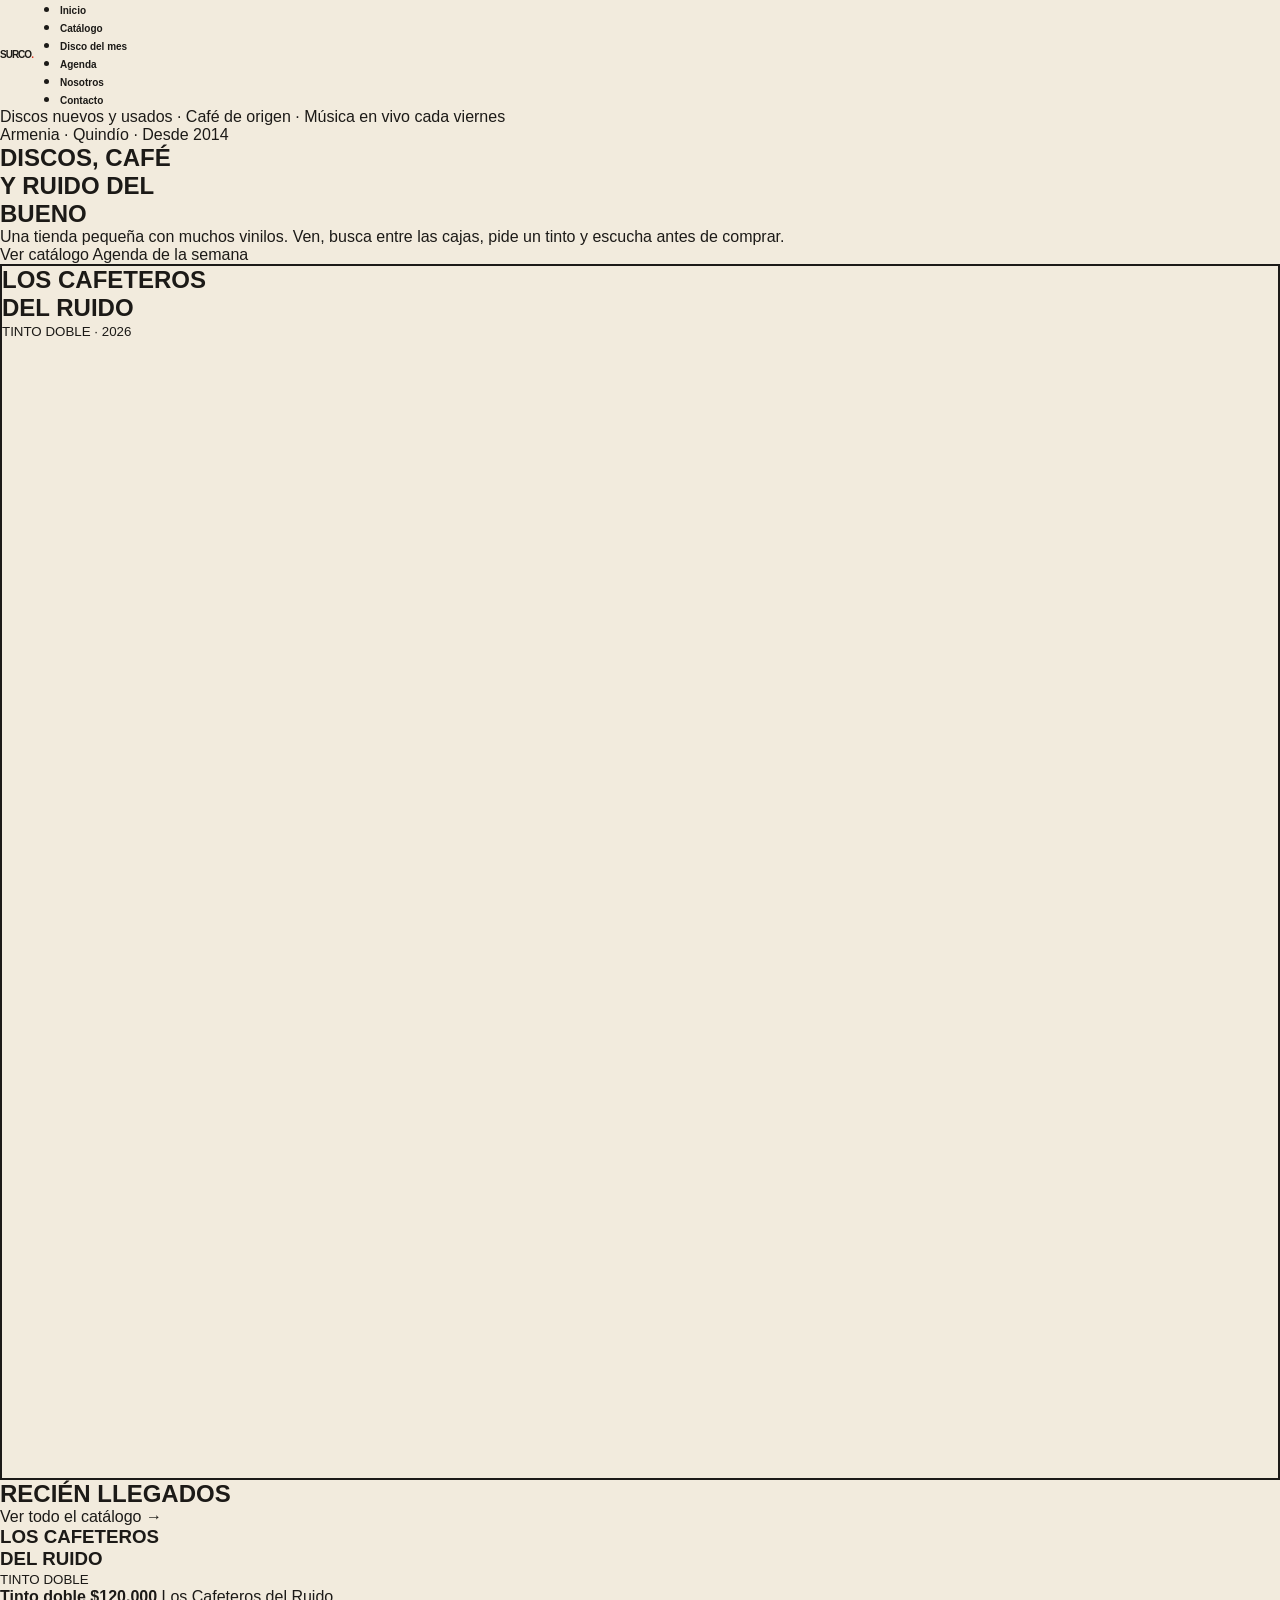
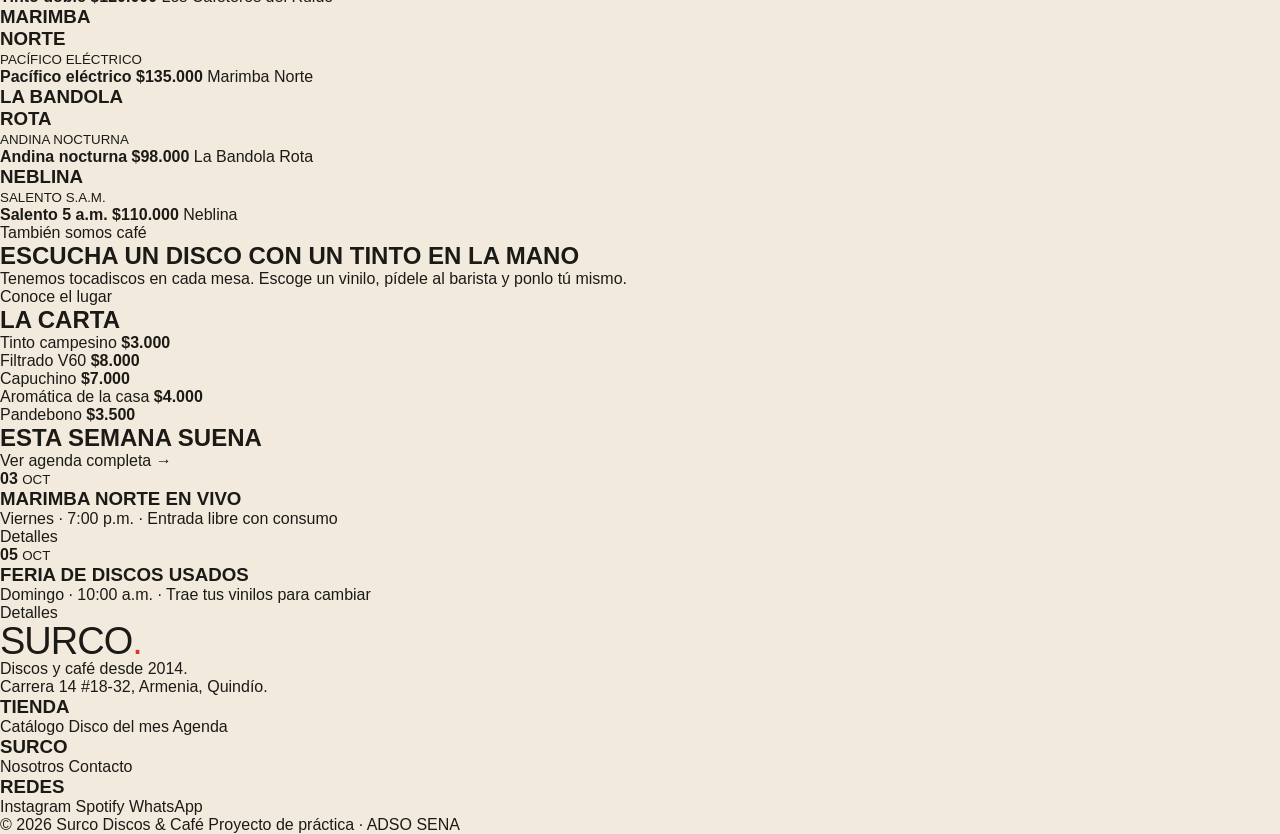
<file: index.html>
<!DOCTYPE html>
<html lang="es">
<head>
    <meta charset="UTF-8">
    <meta name="viewport" content="width=device-width, initial-scale=1.0">

    <title>Surco — Discos, Café y Ruido del Bueno</title>

    <link rel="stylesheet" href="style.css">
</head>

<body>

<header>

    <nav class="nav">

        <a href="#" class="logo">
            SURCO<span>.</span>
        </a>

        <ul class="menu">
            <li><a href="#" class="activo">Inicio</a></li>
            <li><a href="#catalogo">Catálogo</a></li>
            <li><a href="#disco-mes">Disco del mes</a></li>
            <li><a href="#agenda">Agenda</a></li>
            <li><a href="#nosotros">Nosotros</a></li>
            <li><a href="#contacto">Contacto</a></li>
        </ul>

    </nav>

    <div class="barra">
        Discos nuevos y usados · Café de origen · Música en vivo cada viernes
    </div>

</header>


<main>

    <!-- HERO -->

    <section class="hero">

        <div class="hero-contenedor">

            <div class="hero-texto-contenedor">

                <div class="etiqueta">
                    Armenia · Quindío · Desde 2014
                </div>

                <h1>
                    DISCOS, CAFÉ
                    <br>
                    Y <span>RUIDO</span> DEL
                    <br>
                    BUENO
                </h1>

                <p class="descripcion">
                    Una tienda pequeña con muchos vinilos.
                    Ven, busca entre las cajas, pide un tinto
                    y escucha antes de comprar.
                </p>

                <div class="hero-botones">

                    <a href="#catalogo" class="boton oscuro">
                        Ver catálogo
                    </a>

                    <a href="#agenda" class="boton">
                        Agenda de la semana
                    </a>

                </div>

            </div>


            <div class="vinilo-grande">

                <div class="disco"></div>

                <div class="portada">

                    <h2>
                        LOS CAFETEROS
                        <br>
                        DEL RUIDO
                    </h2>

                    <div class="circulo-portada"></div>

                    <small>
                        TINTO DOBLE · 2026
                    </small>

                </div>

            </div>

        </div>

    </section>


    <!-- CATALOGO -->

    <section class="discos" id="catalogo">

        <div class="contenedor">

            <div class="cabecera-lista">

                <h2 class="titulo-seccion">
                    RECIÉN LLEGADOS
                </h2>

                <a href="#" class="enlace">
                    Ver todo el catálogo →
                </a>

            </div>


            <div class="productos">


                <!-- PRODUCTO 1 -->

                <article class="producto">

                    <div class="caratula roja">

                        <h3>
                            LOS CAFETEROS
                            <br>
                            DEL RUIDO
                        </h3>

                        <div class="forma"></div>

                        <small>
                            TINTO DOBLE
                        </small>

                    </div>

                    <div class="producto-info">

                        <strong>
                            Tinto doble
                        </strong>

                        <strong>
                            $120.000
                        </strong>

                        <span>
                            Los Cafeteros del Ruido
                        </span>

                    </div>

                </article>


                <!-- PRODUCTO 2 -->

                <article class="producto">

                    <div class="caratula verde">

                        <h3>
                            MARIMBA
                            <br>
                            NORTE
                        </h3>

                        <div class="forma"></div>

                        <small>
                            PACÍFICO ELÉCTRICO
                        </small>

                    </div>

                    <div class="producto-info">

                        <strong>
                            Pacífico eléctrico
                        </strong>

                        <strong>
                            $135.000
                        </strong>

                        <span>
                            Marimba Norte
                        </span>

                    </div>

                </article>


                <!-- PRODUCTO 3 -->

                <article class="producto">

                    <div class="caratula amarilla">

                        <h3>
                            LA BANDOLA
                            <br>
                            ROTA
                        </h3>

                        <div class="forma"></div>

                        <small>
                            ANDINA NOCTURNA
                        </small>

                    </div>

                    <div class="producto-info">

                        <strong>
                            Andina nocturna
                        </strong>

                        <strong>
                            $98.000
                        </strong>

                        <span>
                            La Bandola Rota
                        </span>

                    </div>

                </article>


                <!-- PRODUCTO 4 -->

                <article class="producto">

                    <div class="caratula azul">

                        <h3>
                            NEBLINA
                        </h3>

                        <div class="forma"></div>

                        <small>
                            SALENTO S.A.M.
                        </small>

                    </div>

                    <div class="producto-info">

                        <strong>
                            Salento 5 a.m.
                        </strong>

                        <strong>
                            $110.000
                        </strong>

                        <span>
                            Neblina
                        </span>

                    </div>

                </article>

            </div>

        </div>

    </section>


    <!-- CAFE -->

    <section class="cafe" id="disco-mes">

        <div class="contenedor">

            <div class="cafe-grid">


                <div class="cafe-promo">

                    <div class="etiqueta">
                        También somos café
                    </div>

                    <h2>
                        ESCUCHA UN DISCO
                        CON UN TINTO EN
                        LA MANO
                    </h2>

                    <p>
                        Tenemos tocadiscos en cada mesa.
                        Escoge un vinilo, pídele al barista
                        y ponlo tú mismo.
                    </p>

                    <a href="#contacto" class="boton">
                        Conoce el lugar
                    </a>

                </div>


                <div class="carta">

                    <h2>
                        LA CARTA
                    </h2>


                    <div class="item-carta">
                        <span>Tinto campesino</span>
                        <strong>$3.000</strong>
                    </div>

                    <div class="item-carta">
                        <span>Filtrado V60</span>
                        <strong>$8.000</strong>
                    </div>

                    <div class="item-carta">
                        <span>Capuchino</span>
                        <strong>$7.000</strong>
                    </div>

                    <div class="item-carta">
                        <span>Aromática de la casa</span>
                        <strong>$4.000</strong>
                    </div>

                    <div class="item-carta">
                        <span>Pandebono</span>
                        <strong>$3.500</strong>
                    </div>

                </div>

            </div>

        </div>

    </section>


    <!-- AGENDA -->

    <section class="agenda" id="agenda">

        <div class="contenedor">

            <div class="cabecera-lista">

                <h2 class="titulo-seccion">
                    ESTA SEMANA SUENA
                </h2>

                <a href="#" class="enlace">
                    Ver agenda completa →
                </a>

            </div>


            <article class="evento">

                <div class="fecha">
                    <strong>03</strong>
                    <small>OCT</small>
                </div>

                <div>
                    <h3>
                        MARIMBA NORTE EN VIVO
                    </h3>

                    <p>
                        Viernes · 7:00 p.m. · Entrada libre con consumo
                    </p>
                </div>

                <a href="#" class="boton">
                    Detalles
                </a>

            </article>


            <article class="evento">

                <div class="fecha">
                    <strong>05</strong>
                    <small>OCT</small>
                </div>

                <div>
                    <h3>
                        FERIA DE DISCOS USADOS
                    </h3>

                    <p>
                        Domingo · 10:00 a.m. · Trae tus vinilos para cambiar
                    </p>
                </div>

                <a href="#" class="boton">
                    Detalles
                </a>

            </article>

        </div>

    </section>

</main>


<!-- FOOTER -->

<footer id="contacto">

    <div class="contenedor">

        <div class="footer-grid">


            <div class="footer-col" id="nosotros">

                <div class="footer-logo">
                    SURCO<span>.</span>
                </div>

                <p>
                    Discos y café desde 2014.
                    <br>
                    Carrera 14 #18-32,
                    Armenia, Quindío.
                </p>

            </div>


            <div class="footer-col">

                <h3>
                    TIENDA
                </h3>

                <a href="#catalogo">
                    Catálogo
                </a>

                <a href="#disco-mes">
                    Disco del mes
                </a>

                <a href="#agenda">
                    Agenda
                </a>

            </div>


            <div class="footer-col">

                <h3>
                    SURCO
                </h3>

                <a href="#nosotros">
                    Nosotros
                </a>

                <a href="#contacto">
                    Contacto
                </a>

            </div>


            <div class="footer-col">

                <h3>
                    REDES
                </h3>

                <a href="#">
                    Instagram
                </a>

                <a href="#">
                    Spotify
                </a>

                <a href="#">
                    WhatsApp
                </a>

            </div>

        </div>


        <div class="copyright">

            <span>
                © 2026 Surco Discos & Café
            </span>

            <span>
                Proyecto de práctica · ADSO SENA
            </span>

        </div>

    </div>

</footer>

</body>
</html>
</file>
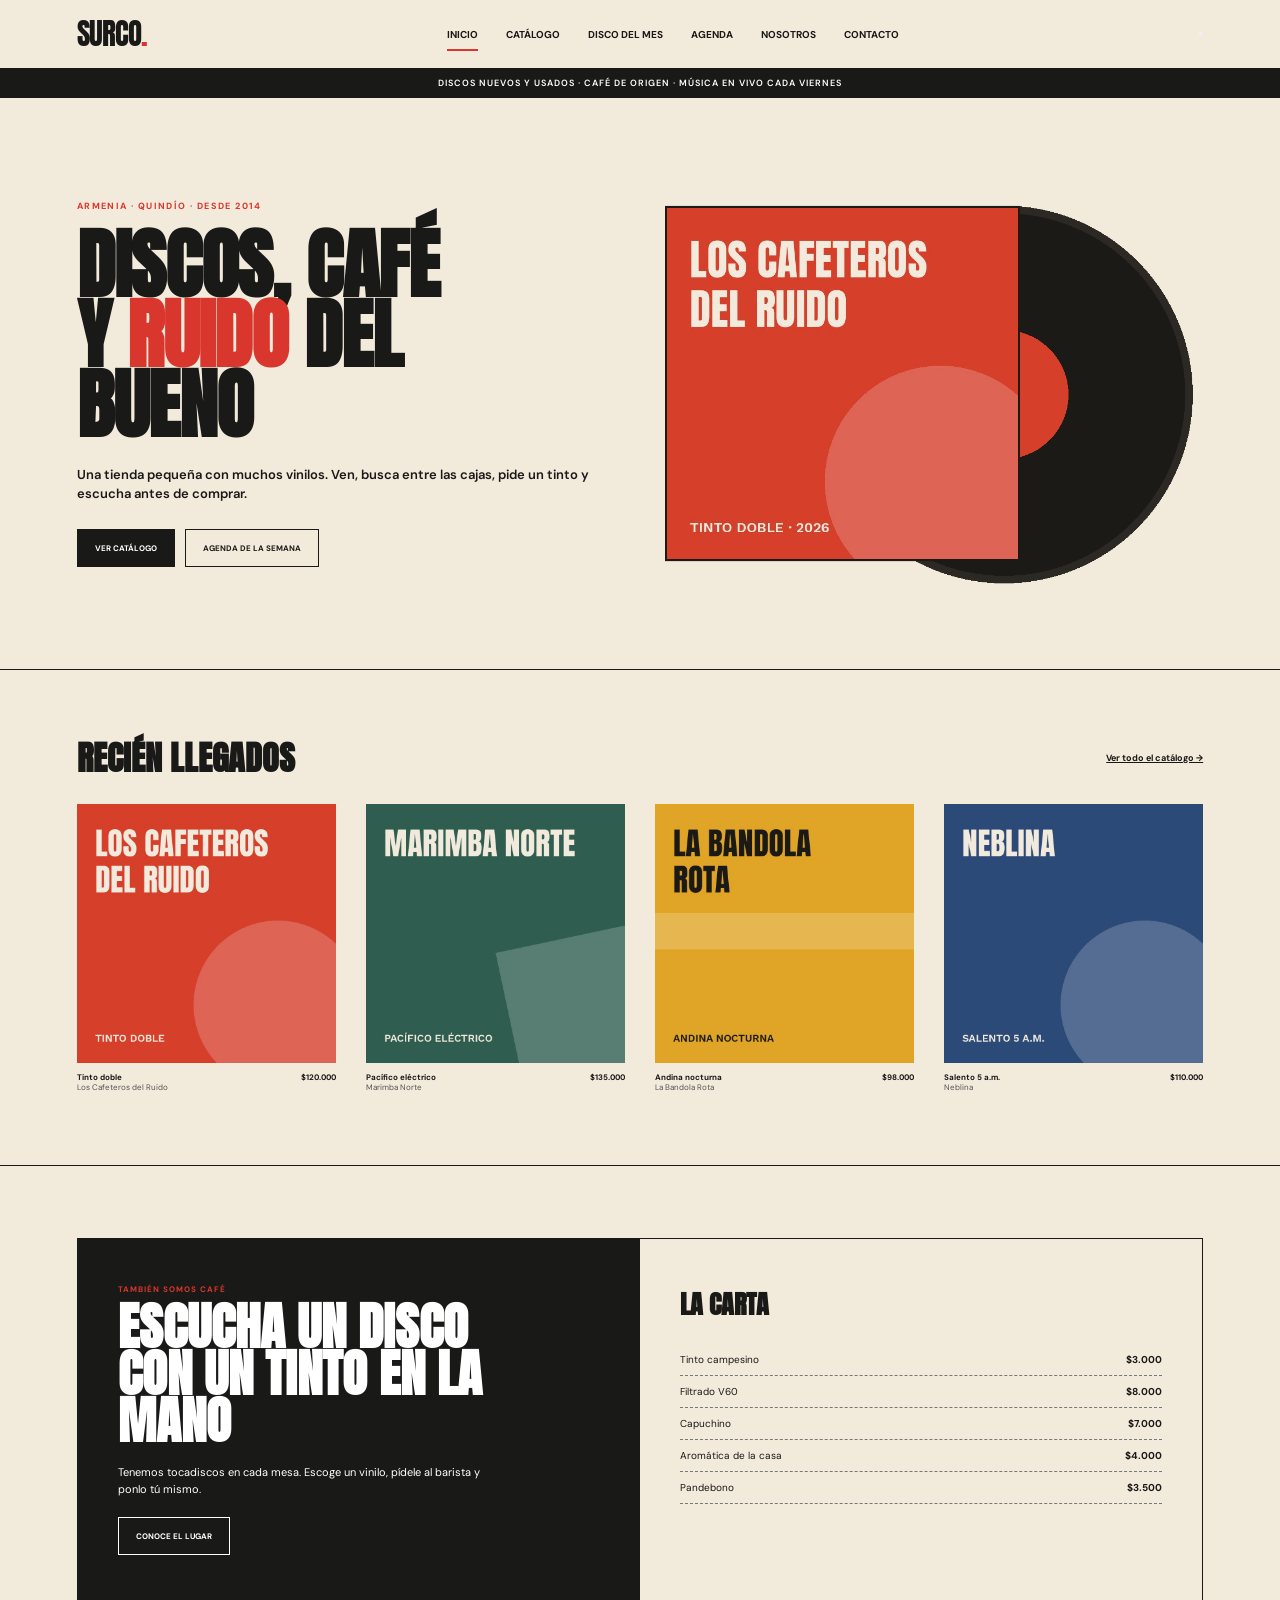
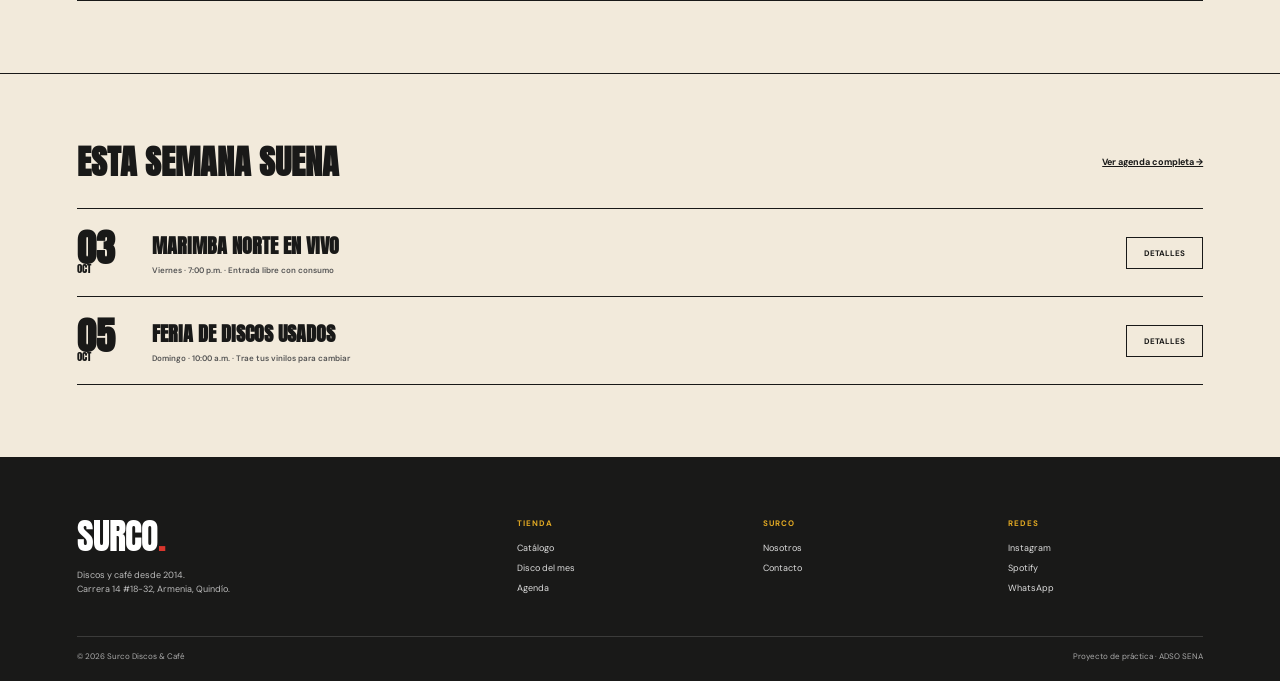
<file: src/index.html>
<!DOCTYPE html>
<html lang="es">

<head>
    <meta charset="UTF-8">
    <meta name="viewport" content="width=device-width, initial-scale=1.0">

    <title>Surco — Discos, Café y Ruido</title>

    <!-- Google Fonts -->
    <link rel="preconnect" href="https://fonts.googleapis.com">
    <link rel="preconnect" href="https://fonts.gstatic.com" crossorigin>

    <link
        href="https://fonts.googleapis.com/css2?family=Anton&family=DM+Sans:wght@400;500;600;700&display=swap"
        rel="stylesheet"
    >

    <!-- CSS -->
    <link rel="stylesheet" href="style.css">
</head>

<body>

    <!-- ================= HEADER ================= -->

    <header class="header">

        <div class="header-inner">

            <a href="#inicio" class="logo">
                SURCO<span>.</span>
            </a>

            <nav class="navigation">

                <a href="#inicio">INICIO</a>
                <a href="#catalogo">CATÁLOGO</a>
                <a href="#disco">DISCO DEL MES</a>
                <a href="#agenda">AGENDA</a>
                <a href="#nosotros">NOSOTROS</a>
                <a href="#contacto">CONTACTO</a>

            </nav>

            <button class="menu-button" aria-label="Abrir menú">
                <span></span>
                <span></span>
                <span></span>
            </button>

        </div>

        <div class="announcement">
            DISCOS NUEVOS Y USADOS · CAFÉ DE ORIGEN · MÚSICA EN VIVO CADA VIERNES
        </div>

    </header>


    <main>

        <!-- ================= HERO ================= -->

        <section class="hero" id="inicio">

            <div class="hero-content">

                <div class="hero-text">

                    <p class="eyebrow">
                        ARMENIA · QUINDÍO · DESDE 2014
                    </p>

                    <h1>
                        DISCOS, CAFÉ
                        <br>
                        Y <span>RUIDO</span> DEL
                        <br>
                        BUENO
                    </h1>

                    <p class="hero-description">
                        Una tienda pequeña con muchos vinilos.
                        Ven, busca entre las cajas, pide un tinto
                        y escucha antes de comprar.
                    </p>

                    <div class="hero-buttons">

                        <a href="#catalogo" class="button button-dark">
                            VER CATÁLOGO
                        </a>

                        <a href="#agenda" class="button button-light">
                            AGENDA DE LA SEMANA
                        </a>

                    </div>

                </div>


                <!-- IMAGEN PRINCIPAL -->

                <div class="hero-record">

                    <img
                        src="../imágenes/imágenes/hero.png"
                        alt="Vinilo de Surco"
                        class="hero-image"
                    >

                </div>

            </div>

        </section>


        <!-- ================= CATÁLOGO ================= -->

        <section class="catalog section" id="catalogo">

            <div class="section-heading">

                <h2>RECIÉN LLEGADOS</h2>

                <a href="#">
                    Ver todo el catálogo →
                </a>

            </div>


            <div class="records-grid">


                <!-- CARD 1 -->

                <article class="record-card">

                    <img
                        src="../imágenes/imágenes/tinto-doble.jpg"
                        alt="Tinto doble"
                        class="album-image"
                    >

                    <div class="record-info">

                        <div>
                            <strong>Tinto doble</strong>
                            <span>Los Cafeteros del Ruido</span>
                        </div>

                        <strong>$120.000</strong>

                    </div>

                </article>


                <!-- CARD 2 -->

                <article class="record-card">

                    <img
                        src="../imágenes/imágenes/pacifico-electrico.jpg"
                        alt="Pacífico eléctrico"
                        class="album-image"
                    >

                    <div class="record-info">

                        <div>
                            <strong>Pacífico eléctrico</strong>
                            <span>Marimba Norte</span>
                        </div>

                        <strong>$135.000</strong>

                    </div>

                </article>


                <!-- CARD 3 -->

                <article class="record-card">

                    <img
                        src="../imágenes/imágenes/andina-nocturna.jpg"
                        alt="Andina nocturna"
                        class="album-image"
                    >

                    <div class="record-info">

                        <div>
                            <strong>Andina nocturna</strong>
                            <span>La Bandola Rota</span>
                        </div>

                        <strong>$98.000</strong>

                    </div>

                </article>


                <!-- CARD 4 -->

                <article class="record-card">

                    <img
                        src="../imágenes/imágenes/salento-5am.jpg"
                        alt="Salento 5 a.m."
                        class="album-image"
                    >

                    <div class="record-info">

                        <div>
                            <strong>Salento 5 a.m.</strong>
                            <span>Neblina</span>
                        </div>

                        <strong>$110.000</strong>

                    </div>

                </article>

            </div>

        </section>


        <!-- ================= CAFÉ ================= -->

        <section class="coffee section" id="disco">

            <div class="coffee-box">

                <div class="coffee-promo">

                    <p class="small-red">
                        TAMBIÉN SOMOS CAFÉ
                    </p>

                    <h2>
                        ESCUCHA UN DISCO
                        <br>
                        CON UN TINTO EN LA MANO
                    </h2>

                    <p>
                        Tenemos tocadiscos en cada mesa.
                        Escoge un vinilo, pídele al barista
                        y ponlo tú mismo.
                    </p>

                    <a href="#" class="button button-outline">
                        CONOCE EL LUGAR
                    </a>

                </div>


                <div class="coffee-menu">

                    <h3>LA CARTA</h3>

                    <div class="menu-item">
                        <span>Tinto campesino</span>
                        <strong>$3.000</strong>
                    </div>

                    <div class="menu-item">
                        <span>Filtrado V60</span>
                        <strong>$8.000</strong>
                    </div>

                    <div class="menu-item">
                        <span>Capuchino</span>
                        <strong>$7.000</strong>
                    </div>

                    <div class="menu-item">
                        <span>Aromática de la casa</span>
                        <strong>$4.000</strong>
                    </div>

                    <div class="menu-item">
                        <span>Pandebono</span>
                        <strong>$3.500</strong>
                    </div>

                </div>

            </div>

        </section>


        <!-- ================= AGENDA ================= -->

        <section class="agenda section" id="agenda">

            <div class="section-heading">

                <h2>ESTA SEMANA SUENA</h2>

                <a href="#">
                    Ver agenda completa →
                </a>

            </div>


            <div class="events">

                <!-- EVENTO 1 -->

                <article class="event">

                    <div class="event-date">

                        <strong>03</strong>
                        <span>OCT</span>

                    </div>

                    <div class="event-info">

                        <h3>
                            MARIMBA NORTE EN VIVO
                        </h3>

                        <p>
                            Viernes · 7:00 p.m. · Entrada libre con consumo
                        </p>

                    </div>

                    <a href="#" class="details-button">
                        DETALLES
                    </a>

                </article>


                <!-- EVENTO 2 -->

                <article class="event">

                    <div class="event-date">

                        <strong>05</strong>
                        <span>OCT</span>

                    </div>

                    <div class="event-info">

                        <h3>
                            FERIA DE DISCOS USADOS
                        </h3>

                        <p>
                            Domingo · 10:00 a.m. · Trae tus vinilos para cambiar
                        </p>

                    </div>

                    <a href="#" class="details-button">
                        DETALLES
                    </a>

                </article>

            </div>

        </section>

    </main>


    <!-- ================= FOOTER ================= -->

    <footer class="footer" id="nosotros">

        <div class="footer-inner">

            <div class="footer-brand">

                <div class="footer-logo">
                    SURCO<span>.</span>
                </div>

                <p>
                    Discos y café desde 2014.
                    <br>
                    Carrera 14 #18-32, Armenia, Quindío.
                </p>

            </div>


            <div class="footer-column">

                <h4>TIENDA</h4>

                <a href="#catalogo">Catálogo</a>
                <a href="#disco">Disco del mes</a>
                <a href="#agenda">Agenda</a>

            </div>


            <div class="footer-column">

                <h4>SURCO</h4>

                <a href="#nosotros">Nosotros</a>
                <a href="#contacto">Contacto</a>

            </div>


            <div class="footer-column" id="contacto">

                <h4>REDES</h4>

                <a href="#">Instagram</a>
                <a href="#">Spotify</a>
                <a href="#">WhatsApp</a>

            </div>

        </div>


        <div class="footer-bottom">

            <span>
                © 2026 Surco Discos & Café
            </span>

            <span>
                Proyecto de práctica · ADSO SENA
            </span>

        </div>

    </footer>


    <!-- ================= MENÚ MÓVIL ================= -->

    <script>

        const menuButton = document.querySelector(".menu-button");
        const navigation = document.querySelector(".navigation");

        menuButton.addEventListener("click", () => {

            navigation.classList.toggle("active");

        });


        /* Cerrar menú al seleccionar una opción */

        const navigationLinks = document.querySelectorAll(".navigation a");

        navigationLinks.forEach(link => {

            link.addEventListener("click", () => {

                navigation.classList.remove("active");

            });

        });

    </script>

</body>

</html>
</file>
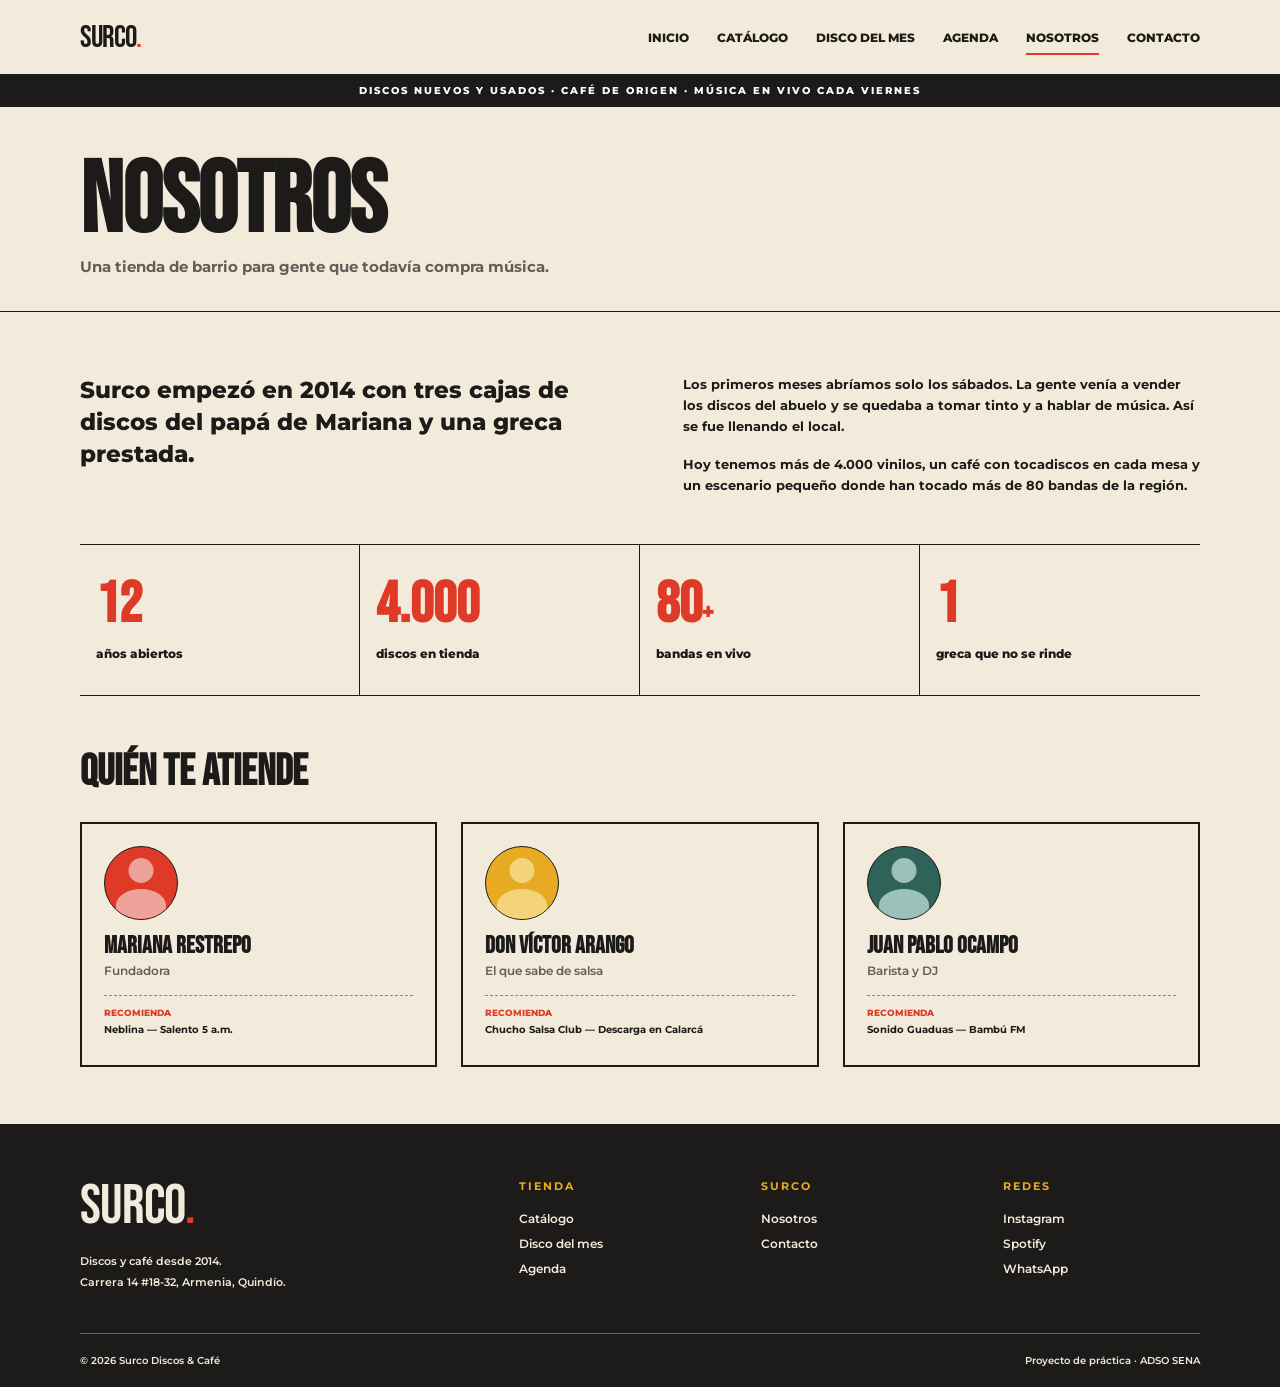
<file: src2/index.html>
<!DOCTYPE html>
<html lang="es">
<head>
    <meta charset="UTF-8">
    <meta name="viewport" content="width=device-width, initial-scale=1.0">
    <title>Surco - Nosotros</title>

    <!-- Fuentes -->
    <link rel="preconnect" href="https://fonts.googleapis.com">
    <link rel="preconnect" href="https://fonts.gstatic.com" crossorigin>
    <link href="https://fonts.googleapis.com/css2?family=Bebas+Neue&family=Montserrat:wght@400;500;600;700;800&display=swap" rel="stylesheet">

    <link rel="stylesheet" href="style.css">
</head>

<body>

    <!-- NAVBAR -->
    <header class="header">
        <div class="navbar">

            <a href="#" class="logo">
                SURCO<span>.</span>
            </a>

            <nav class="menu">
                <a href="#">INICIO</a>
                <a href="#">CATÁLOGO</a>
                <a href="#">DISCO DEL MES</a>
                <a href="#">AGENDA</a>
                <a href="#" class="active">NOSOTROS</a>
                <a href="#">CONTACTO</a>
            </nav>

        </div>

        <div class="announcement">
            DISCOS NUEVOS Y USADOS · CAFÉ DE ORIGEN · MÚSICA EN VIVO CADA VIERNES
        </div>
    </header>


    <!-- HERO -->
    <section class="hero">
        <div class="container">
            <h1>NOSOTROS</h1>
            <p>
                Una tienda de barrio para gente que todavía compra música.
            </p>
        </div>
    </section>


    <!-- HISTORIA -->
    <section class="history">
        <div class="container history-grid">

            <div class="history-title">
                <h2>
                    Surco empezó en 2014 con tres cajas de discos del papá de Mariana y una greca prestada.
                </h2>
            </div>

            <div class="history-text">
                <p>
                    Los primeros meses abríamos solo los sábados. La gente venía a vender los discos del abuelo y se quedaba a tomar tinto y a hablar de música. Así se fue llenando el local.
                </p>

                <p>
                    Hoy tenemos más de 4.000 vinilos, un café con tocadiscos en cada mesa y un escenario pequeño donde han tocado más de 80 bandas de la región.
                </p>
            </div>

        </div>
    </section>


    <!-- ESTADÍSTICAS -->
    <section class="stats container">

        <div class="stat">
            <strong>12</strong>
            <span>años abiertos</span>
        </div>

        <div class="stat">
            <strong>4.000</strong>
            <span>discos en tienda</span>
        </div>

        <div class="stat">
            <strong>80<small>+</small></strong>
            <span>bandas en vivo</span>
        </div>

        <div class="stat">
            <strong>1</strong>
            <span>greca que no se rinde</span>
        </div>

    </section>


    <!-- EQUIPO -->
    <section class="team container">

        <h2 class="section-title">QUIÉN TE ATIENDE</h2>

        <div class="people">

            <!-- PERSONA 1 -->
            <article class="person">
                <div class="avatar avatar-red">
                    <div class="avatar-head"></div>
                    <div class="avatar-body"></div>
                </div>

                <h3>MARIANA RESTREPO</h3>
                <p class="role">Fundadora</p>

                <div class="recommendation">
                    <span>RECOMIENDA</span>
                    <strong>Neblina — Salento 5 a.m.</strong>
                </div>
            </article>


            <!-- PERSONA 2 -->
            <article class="person">
                <div class="avatar avatar-yellow">
                    <div class="avatar-head"></div>
                    <div class="avatar-body"></div>
                </div>

                <h3>DON VÍCTOR ARANGO</h3>
                <p class="role">El que sabe de salsa</p>

                <div class="recommendation">
                    <span>RECOMIENDA</span>
                    <strong>Chucho Salsa Club — Descarga en Calarcá</strong>
                </div>
            </article>


            <!-- PERSONA 3 -->
            <article class="person">
                <div class="avatar avatar-green">
                    <div class="avatar-head"></div>
                    <div class="avatar-body"></div>
                </div>

                <h3>JUAN PABLO OCAMPO</h3>
                <p class="role">Barista y DJ</p>

                <div class="recommendation">
                    <span>RECOMIENDA</span>
                    <strong>Sonido Guaduas — Bambú FM</strong>
                </div>
            </article>

        </div>

    </section>


    <!-- FOOTER -->
    <footer class="footer">

        <div class="container footer-grid">

            <div class="footer-brand">
                <div class="footer-logo">
                    SURCO<span>.</span>
                </div>

                <p>Discos y café desde 2014.</p>
                <p>Carrera 14 #18-32, Armenia, Quindío.</p>
            </div>


            <div class="footer-column">
                <h4>TIENDA</h4>
                <a href="#">Catálogo</a>
                <a href="#">Disco del mes</a>
                <a href="#">Agenda</a>
            </div>


            <div class="footer-column">
                <h4>SURCO</h4>
                <a href="#">Nosotros</a>
                <a href="#">Contacto</a>
            </div>


            <div class="footer-column">
                <h4>REDES</h4>
                <a href="#">Instagram</a>
                <a href="#">Spotify</a>
                <a href="#">WhatsApp</a>
            </div>

        </div>

        <div class="container copyright">
            <span>© 2026 Surco Discos & Café</span>
            <span>Proyecto de práctica · ADSO SENA</span>
        </div>

    </footer>

</body>
</html>
</file>
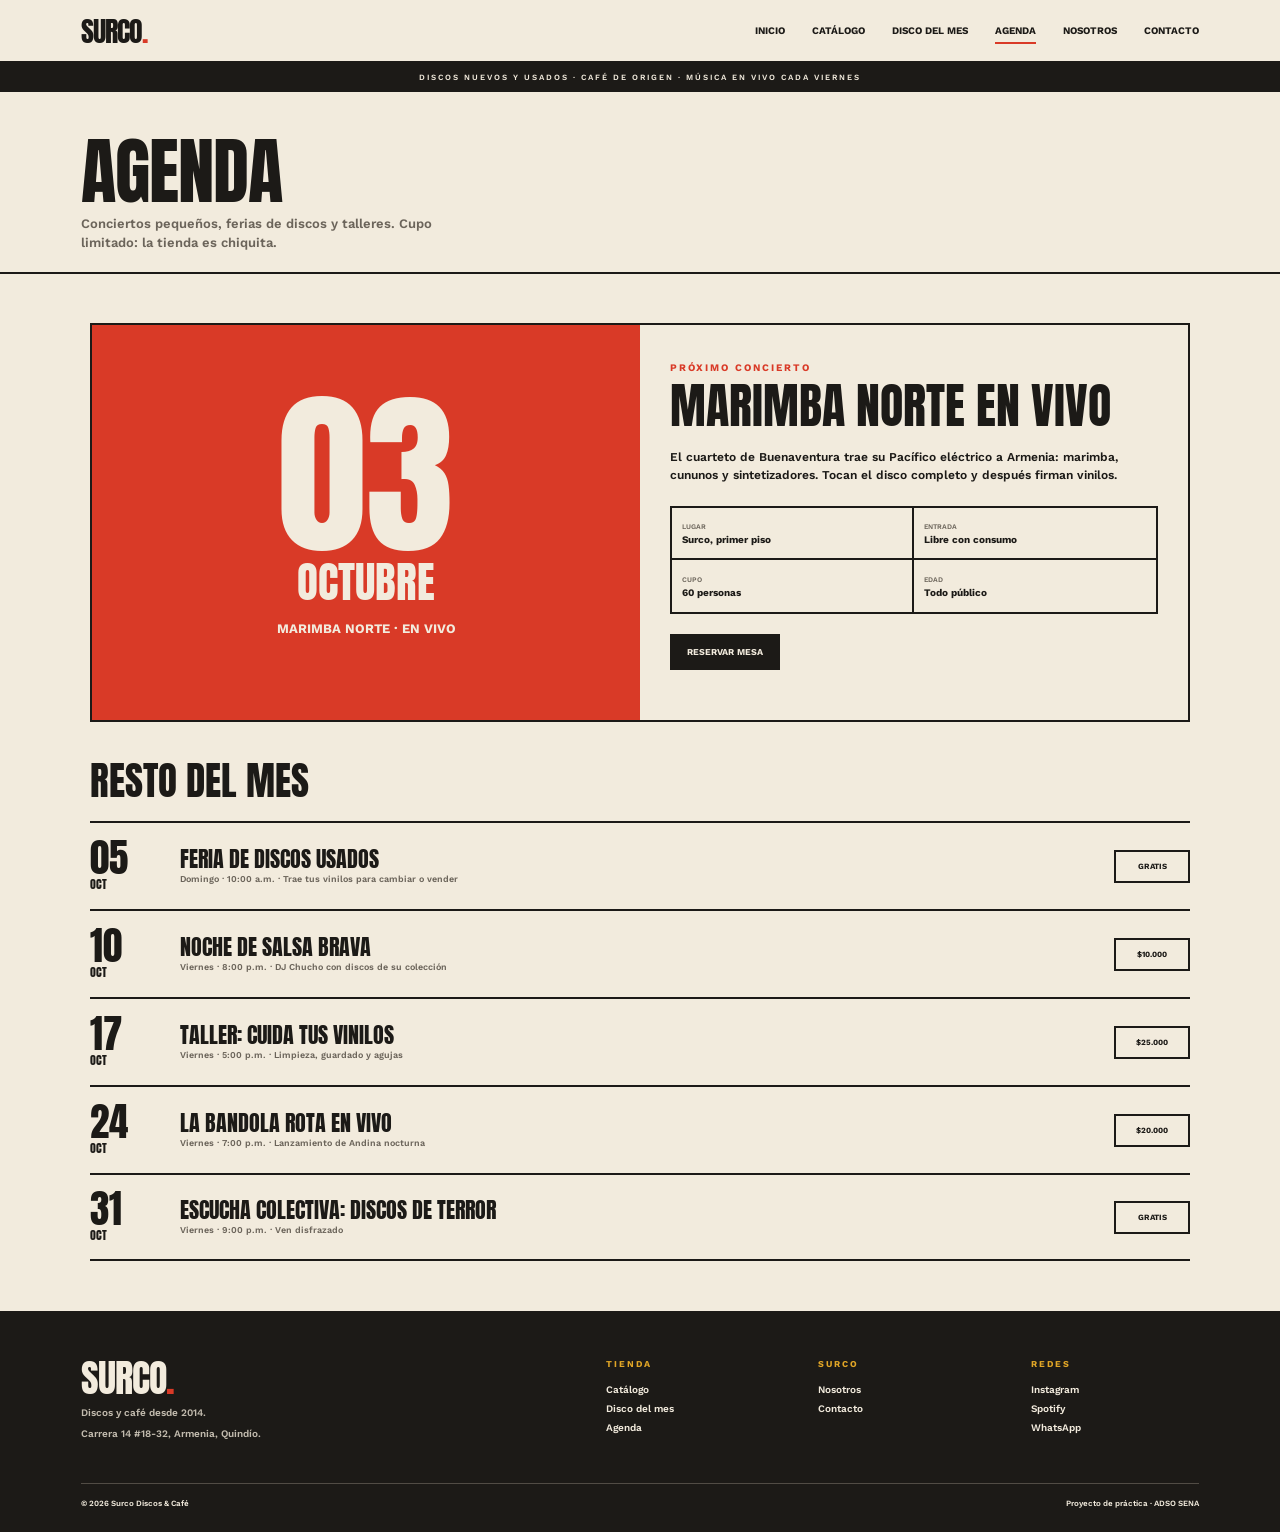
<file: agenda.html>
<!DOCTYPE html>
<html lang="es">
<head>
    <meta charset="UTF-8">
    <meta name="viewport" content="width=device-width, initial-scale=1.0">

    <title>Agenda.</title>

    <link rel="preconnect" href="https://fonts.googleapis.com">
    <link rel="preconnect" href="https://fonts.gstatic.com" crossorigin>

    <link href="https://fonts.googleapis.com/css2?family=Anton&family=Work+Sans:wght@400;500;600;700&display=swap" rel="stylesheet">

    <link rel="stylesheet" href="style.css">
</head>

<body>

    <header class="header">
        <a href="index.html" class="logo">
            SURCO<span>.</span>
        </a>

        <nav class="nav">
            <a href="index.html">INICIO</a>
            <a href="catalogo.html">CATÁLOGO</a>
            <a href="disco.html">DISCO DEL MES</a>
            <a href="agenda.html" class="active">AGENDA</a>
            <a href="nosotros.html">NOSOTROS</a>
            <a href="contacto.html">CONTACTO</a>
        </nav>
    </header>

    <div class="top-strip">
        DISCOS NUEVOS Y USADOS · CAFÉ DE ORIGEN · MÚSICA EN VIVO CADA VIERNES
    </div>

    <main>

        <section class="agenda-intro">
            <h1>AGENDA</h1>

            <p>
                Conciertos pequeños, ferias de discos y talleres. Cupo
                <br class="desktop">
                limitado: la tienda es chiquita.
            </p>
        </section>

        <section class="featured-event">

            <div class="event-date">
                <div class="day">
                    03
                </div>

                <div class="month">
                    OCTUBRE
                </div>

                <div class="event-date-name">
                    MARIMBA NORTE · EN VIVO
                </div>
            </div>

            <div class="event-info">

                <span class="event-label">
                    PRÓXIMO CONCIERTO
                </span>

                <h2>
                    MARIMBA NORTE EN VIVO
                </h2>

                <p class="event-description">
                    El cuarteto de Buenaventura trae su Pacífico eléctrico a
                    Armenia: marimba, cununos y sintetizadores. Tocan el disco
                    completo y después firman vinilos.
                </p>

                <div class="event-details">

                    <div>
                        <span>LUGAR</span>
                        <strong>Surco, primer piso</strong>
                    </div>

                    <div>
                        <span>ENTRADA</span>
                        <strong>Libre con consumo</strong>
                    </div>

                    <div>
                        <span>CUPO</span>
                        <strong>60 personas</strong>
                    </div>

                    <div>
                        <span>EDAD</span>
                        <strong>Todo público</strong>
                    </div>

                </div>

                <a href="contacto.html" class="reserve-button">
                    RESERVAR MESA
                </a>

            </div>
        </section>

        <section class="monthly-events">

            <h2>RESTO DEL MES</h2>

            <div class="event-row">

                <div class="event-number">
                    <strong>05</strong>
                    <span>OCT</span>
                </div>

                <div class="event-content">
                    <h3>FERIA DE DISCOS USADOS</h3>
                    <p>
                        Domingo · 10:00 a.m. · Trae tus vinilos para cambiar o vender
                    </p>
                </div>

                <div class="event-price">
                    GRATIS
                </div>

            </div>

            <div class="event-row">

                <div class="event-number">
                    <strong>10</strong>
                    <span>OCT</span>
                </div>

                <div class="event-content">
                    <h3>NOCHE DE SALSA BRAVA</h3>
                    <p>
                        Viernes · 8:00 p.m. · DJ Chucho con discos de su colección
                    </p>
                </div>

                <div class="event-price">
                    $10.000
                </div>

            </div>

            <div class="event-row">

                <div class="event-number">
                    <strong>17</strong>
                    <span>OCT</span>
                </div>

                <div class="event-content">
                    <h3>TALLER: CUIDA TUS VINILOS</h3>
                    <p>
                        Viernes · 5:00 p.m. · Limpieza, guardado y agujas
                    </p>
                </div>

                <div class="event-price">
                    $25.000
                </div>

            </div>

            <div class="event-row">

                <div class="event-number">
                    <strong>24</strong>
                    <span>OCT</span>
                </div>

                <div class="event-content">
                    <h3>LA BANDOLA ROTA EN VIVO</h3>
                    <p>
                        Viernes · 7:00 p.m. · Lanzamiento de Andina nocturna
                    </p>
                </div>

                <div class="event-price">
                    $20.000
                </div>

            </div>

            <div class="event-row">

                <div class="event-number">
                    <strong>31</strong>
                    <span>OCT</span>
                </div>

                <div class="event-content">
                    <h3>ESCUCHA COLECTIVA: DISCOS DE TERROR</h3>
                    <p>
                        Viernes · 9:00 p.m. · Ven disfrazado
                    </p>
                </div>

                <div class="event-price">
                    GRATIS
                </div>

            </div>

        </section>

    </main>

    <footer class="footer">

        <div class="footer-main">

            <div class="footer-brand">

                <div class="footer-logo">
                    SURCO<span>.</span>
                </div>

                <p>Discos y café desde 2014.</p>
                <p>Carrera 14 #18-32, Armenia, Quindío.</p>

            </div>

            <div class="footer-column">

                <h3>TIENDA</h3>

                <a href="catalogo.html">Catálogo</a>
                <a href="disco.html">Disco del mes</a>
                <a href="agenda.html">Agenda</a>

            </div>

            <div class="footer-column">

                <h3>SURCO</h3>

                <a href="nosotros.html">Nosotros</a>
                <a href="contacto.html">Contacto</a>

            </div>

            <div class="footer-column">

                <h3>REDES</h3>

                <a href="#">Instagram</a>
                <a href="#">Spotify</a>
                <a href="#">WhatsApp</a>

            </div>

        </div>

        <div class="footer-bottom">

            <span>
                ©️ 2026 Surco Discos &amp; Café
            </span>

            <span>
                Proyecto de práctica · ADSO SENA
            </span>

        </div>

    </footer>

</body>
</html>
</file>
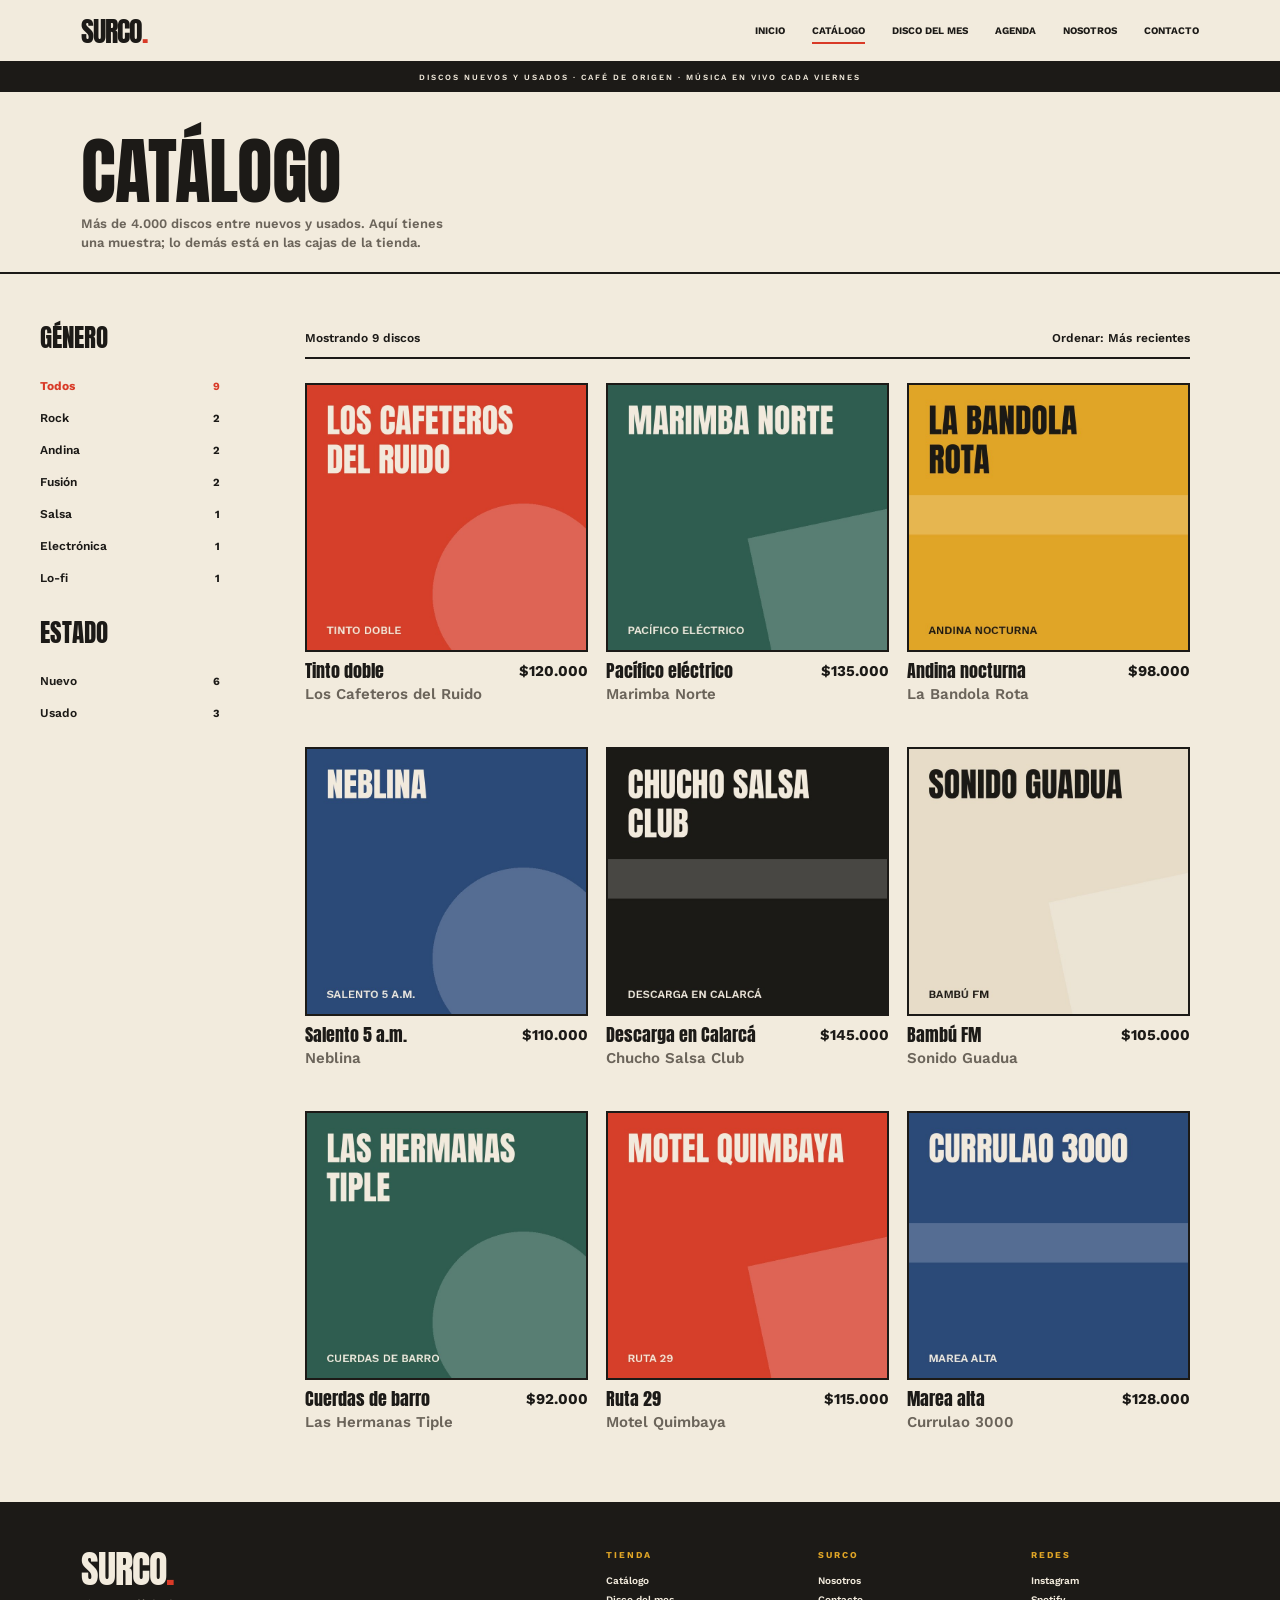
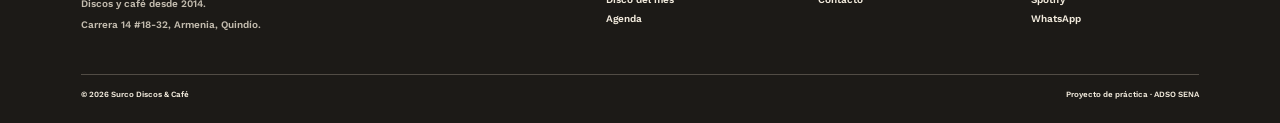
<file: catálogo.html>
<!DOCTYPE html>
<html lang="es">
<head>
    <meta charset="UTF-8">
    <meta name="viewport" content="width=device-width, initial-scale=1.0">

    <title>Catálogo.</title>

    <link rel="preconnect" href="https://fonts.googleapis.com">
    <link rel="preconnect" href="https://fonts.gstatic.com" crossorigin>

    <link href="https://fonts.googleapis.com/css2?family=Anton&family=Work+Sans:wght@400;500;600;700&display=swap" rel="stylesheet">

    <link rel="stylesheet" href="style.css">
</head>

<body>

    <header class="header">

        <a href="index.html" class="logo">
            SURCO<span>.</span>
        </a>

        <nav class="nav">
            <a href="index.html">INICIO</a>
            <a href="catálogo.html" class="active">CATÁLOGO</a>
            <a href="disco.html">DISCO DEL MES</a>
            <a href="agenda.html">AGENDA</a>
            <a href="nosotros.html">NOSOTROS</a>
            <a href="contacto.html">CONTACTO</a>
        </nav>

    </header>

    <div class="top-strip">
        DISCOS NUEVOS Y USADOS · CAFÉ DE ORIGEN · MÚSICA EN VIVO CADA VIERNES
    </div>

    <main>

        <section class="catalogo-intro">

            <h1>CATÁLOGO</h1>

            <p>
                Más de 4.000 discos entre nuevos y usados. Aquí tienes
                <br class="desktop">
                una muestra; lo demás está en las cajas de la tienda.
            </p>

        </section>

        <section class="catalogo-section">

            <aside class="catalogo-filtros">

                <div class="filtro-grupo">

                    <h2>GÉNERO</h2>

                    <div class="filtro-item activo">
                        <span>Todos</span>
                        <strong>9</strong>
                    </div>

                    <div class="filtro-item">
                        <span>Rock</span>
                        <strong>2</strong>
                    </div>

                    <div class="filtro-item">
                        <span>Andina</span>
                        <strong>2</strong>
                    </div>

                    <div class="filtro-item">
                        <span>Fusión</span>
                        <strong>2</strong>
                    </div>

                    <div class="filtro-item">
                        <span>Salsa</span>
                        <strong>1</strong>
                    </div>

                    <div class="filtro-item">
                        <span>Electrónica</span>
                        <strong>1</strong>
                    </div>

                    <div class="filtro-item">
                        <span>Lo-fi</span>
                        <strong>1</strong>
                    </div>

                </div>

                <div class="filtro-grupo">

                    <h2>ESTADO</h2>

                    <div class="filtro-item">
                        <span>Nuevo</span>
                        <strong>6</strong>
                    </div>

                    <div class="filtro-item">
                        <span>Usado</span>
                        <strong>3</strong>
                    </div>

                </div>

            </aside>

            <section class="catalogo-productos">

                <div class="catalogo-barra">
                    <span>Mostrando 9 discos</span>
                    <span>Ordenar: Más recientes</span>
                </div>

                <div class="discos-grid">

                    <article class="disco-card">

                        <div class="portada">
                            <img src="imágenes/imágenes/tinto-doble.jpg" alt="Tinto doble">
                        </div>

                        <div class="disco-info">
                            <div>
                                <strong>Tinto doble</strong>
                                <span>Los Cafeteros del Ruido</span>
                            </div>

                            <b>$120.000</b>
                        </div>

                    </article>

                    <article class="disco-card">

                        <div class="portada">
                            <img src="imágenes/imágenes/pacifico-electrico.jpg" alt="Pacífico eléctrico">
                        </div>

                        <div class="disco-info">
                            <div>
                                <strong>Pacífico eléctrico</strong>
                                <span>Marimba Norte</span>
                            </div>

                            <b>$135.000</b>
                        </div>

                    </article>

                    <article class="disco-card">

                        <div class="portada">
                            <img src="imágenes/imágenes/andina-nocturna.jpg" alt="Andina nocturna">
                        </div>

                        <div class="disco-info">
                            <div>
                                <strong>Andina nocturna</strong>
                                <span>La Bandola Rota</span>
                            </div>

                            <b>$98.000</b>
                        </div>

                    </article>

                    <article class="disco-card">

                        <div class="portada">
                            <img src="imágenes/imágenes/salento-5am.jpg" alt="Salento 5 a.m.">
                        </div>

                        <div class="disco-info">
                            <div>
                                <strong>Salento 5 a.m.</strong>
                                <span>Neblina</span>
                            </div>

                            <b>$110.000</b>
                        </div>

                    </article>

                    <article class="disco-card">

                        <div class="portada">
                            <img src="imágenes/imágenes/descarga-calarca.jpg" alt="Descarga Calarcá">
                        </div>

                        <div class="disco-info">
                            <div>
                                <strong>Descarga en Calarcá</strong>
                                <span>Chucho Salsa Club</span>
                            </div>

                            <b>$145.000</b>
                        </div>

                    </article>

                    <article class="disco-card">

                        <div class="portada">
                            <img src="imágenes/imágenes/bambu-fm.jpg" alt="Bambú FM">
                        </div>

                        <div class="disco-info">
                            <div>
                                <strong>Bambú FM</strong>
                                <span>Sonido Guadua</span>
                            </div>

                            <b>$105.000</b>
                        </div>

                    </article>

                    <article class="disco-card">

                        <div class="portada">
                            <img src="imágenes/imágenes/cuerdas-de-barro.jpg" alt="Cuerdas de barro">
                        </div>

                        <div class="disco-info">
                            <div>
                                <strong>Cuerdas de barro</strong>
                                <span>Las Hermanas Tiple</span>
                            </div>

                            <b>$92.000</b>
                        </div>

                    </article>

                    <article class="disco-card">

                        <div class="portada">
                            <img src="imágenes/imágenes/ruta-29.jpg" alt="Ruta 29">
                        </div>

                        <div class="disco-info">
                            <div>
                                <strong>Ruta 29</strong>
                                <span>Motel Quimbaya</span>
                            </div>

                            <b>$115.000</b>
                        </div>

                    </article>

                    <article class="disco-card">

                        <div class="portada">
                            <img src="imágenes/imágenes/marea-alta.jpg" alt="Marea alta">
                        </div>

                        <div class="disco-info">
                            <div>
                                <strong>Marea alta</strong>
                                <span>Currulao 3000</span>
                            </div>

                            <b>$128.000</b>
                        </div>

                    </article>

                </div>

            </section>

        </section>

    </main>

    <footer class="footer">

        <div class="footer-main">

            <div class="footer-brand">

                <div class="footer-logo">
                    SURCO<span>.</span>
                </div>

                <p>Discos y café desde 2014.</p>
                <p>Carrera 14 #18-32, Armenia, Quindío.</p>

            </div>

            <div class="footer-column">

                <h3>TIENDA</h3>

                <a href="catálogo.html">Catálogo</a>
                <a href="disco.html">Disco del mes</a>
                <a href="agenda.html">Agenda</a>

            </div>

            <div class="footer-column">

                <h3>SURCO</h3>

                <a href="nosotros.html">Nosotros</a>
                <a href="contacto.html">Contacto</a>

            </div>

            <div class="footer-column">

                <h3>REDES</h3>

                <a href="#">Instagram</a>
                <a href="#">Spotify</a>
                <a href="#">WhatsApp</a>

            </div>

        </div>

        <div class="footer-bottom">

            <span>©️ 2026 Surco Discos &amp; Café</span>

            <span>Proyecto de práctica · ADSO SENA</span>

        </div>

    </footer>

</body>
</html>
</file>
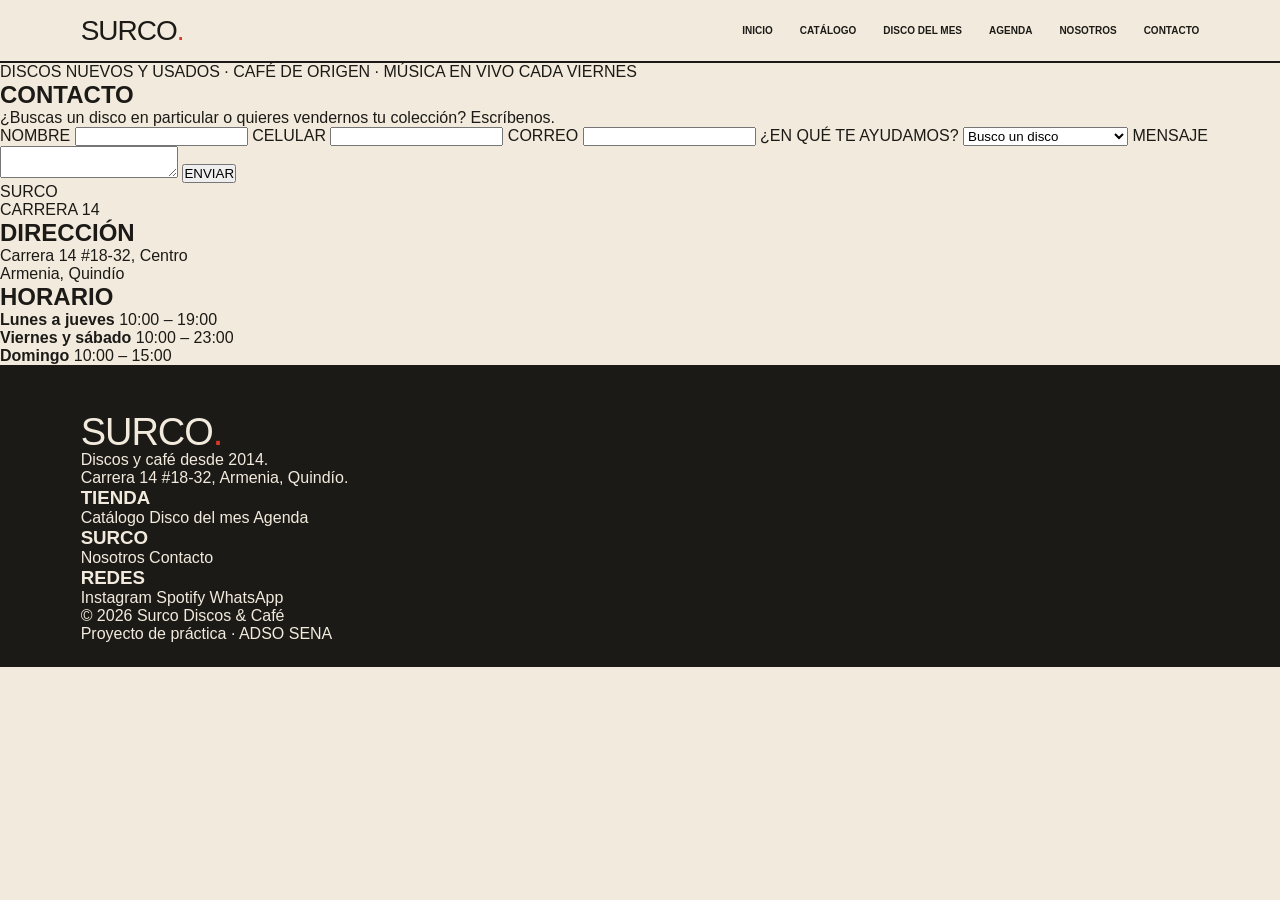
<file: contacto.html>
<!DOCTYPE html>
<html lang="es">
<head>
    <meta charset="UTF-8">
    <meta name="viewport" content="width=device-width, initial-scale=1.0">

    <title>Surco - Contacto</title>

    <link rel="preconnect" href="https://fonts.googleapis.com">
    <link rel="preconnect" href="https://fonts.gstatic.com" crossorigin>
    <link href="https://fonts.googleapis.com/css2?family=Bebas+Neue&family=Montserrat:wght@400;500;600;700;800&display=swap" rel="stylesheet">

    <link rel="stylesheet" href="style.css">
</head>

<body>

       <!-- ENCABEZADO -->
    <header class="header">

        <a href="index.html" class="logo">
            SURCO<span>.</span>
        </a>

        <nav class="nav">
            <a href="index.html">INICIO</a>
            <a href="catalogo.html">CATÁLOGO</a>
            <a href="disco.html">DISCO DEL MES</a>
            <a href="agenda.html">AGENDA</a>
            <a href="nosotros.html">NOSOTROS</a>
            <a href="contacto.html" class="activo">CONTACTO</a>
        </nav>

    </header>

       <!-- BARRA -->
    <div class="barra-info">
        DISCOS NUEVOS Y USADOS · CAFÉ DE ORIGEN ·
        MÚSICA EN VIVO CADA VIERNES
    </div>


    <main>

          <!-- TITULO CONTACTO -->
        <section class="contacto-intro">

            <h1>CONTACTO</h1>

            <p>
                ¿Buscas un disco en particular o
                quieres vendernos tu colección?
                Escríbenos.
            </p>

        </section>

          <!-- FORMULARIO -->
        <section class="formulario-seccion">

            <form>

                <label for="nombre">NOMBRE</label>
                <input type="text" id="nombre" name="nombre">


                <label for="celular">CELULAR</label>
                <input type="tel" id="celular" name="celular">


                <label for="correo">CORREO</label>
                <input type="email" id="correo" name="correo">


                <label for="ayuda">¿EN QUÉ TE AYUDAMOS?</label>

                <select id="ayuda" name="ayuda">
                    <option>Busco un disco</option>
                    <option>Quiero vender discos</option>
                    <option>Información de la tienda</option>
                    <option>Otro</option>
                </select>


                <label for="mensaje">MENSAJE</label>

                <textarea id="mensaje" name="mensaje"></textarea>


                <button type="submit" class="boton">
                    ENVIAR
                </button>

            </form>

        </section>

            <!-- UBICACIÓN -->
        <section class="ubicacion">

 <!-- MAPA HECHO CON CSS -->
            <div class="mapa">

                <div class="calle calle-horizontal"></div>
                <div class="calle calle-vertical"></div>

                <div class="marcador">
                    SURCO
                </div>

                <div class="pin"></div>

                <span class="nombre-calle">
                    CARRERA 14
                </span>

            </div>


            <div class="direccion">

                <h2>DIRECCIÓN</h2>

                <p>
                    Carrera 14 #18-32, Centro<br>
                    Armenia, Quindío
                </p>

            </div>


 <!-- HORARIO -->
            <div class="horario">

                <h2>HORARIO</h2>

                <div class="horario-fila">
                    <strong>Lunes a jueves</strong>
                    <span>10:00 – 19:00</span>
                </div>

                <div class="horario-fila">
                    <strong>Viernes y sábado</strong>
                    <span>10:00 – 23:00</span>
                </div>

                <div class="horario-fila">
                    <strong>Domingo</strong>
                    <span>10:00 – 15:00</span>
                </div>

            </div>

        </section>

    </main>

      <!-- FOOTER -->
    <footer class="footer">

        <div class="footer-logo">
            SURCO<span>.</span>
        </div>

        <p>Discos y café desde 2014.</p>
        <p>Carrera 14 #18-32, Armenia, Quindío.</p>


        <div class="footer-columnas">

            <div>
                <h3>TIENDA</h3>
                <a href="catalogo.html">Catálogo</a>
                <a href="disco.html">Disco del mes</a>
                <a href="agenda.html">Agenda</a>
            </div>

            <div>
                <h3>SURCO</h3>
                <a href="nosotros.html">Nosotros</a>
                <a href="contacto.html">Contacto</a>
            </div>

            <div>
                <h3>REDES</h3>
                <a href="#">Instagram</a>
                <a href="#">Spotify</a>
                <a href="#">WhatsApp</a>
            </div>

        </div>


        <div class="copyright">
            © 2026 Surco Discos & Café<br>
            Proyecto de práctica · ADSO SENA
        </div>

    </footer>

</body>
</html>
</file>
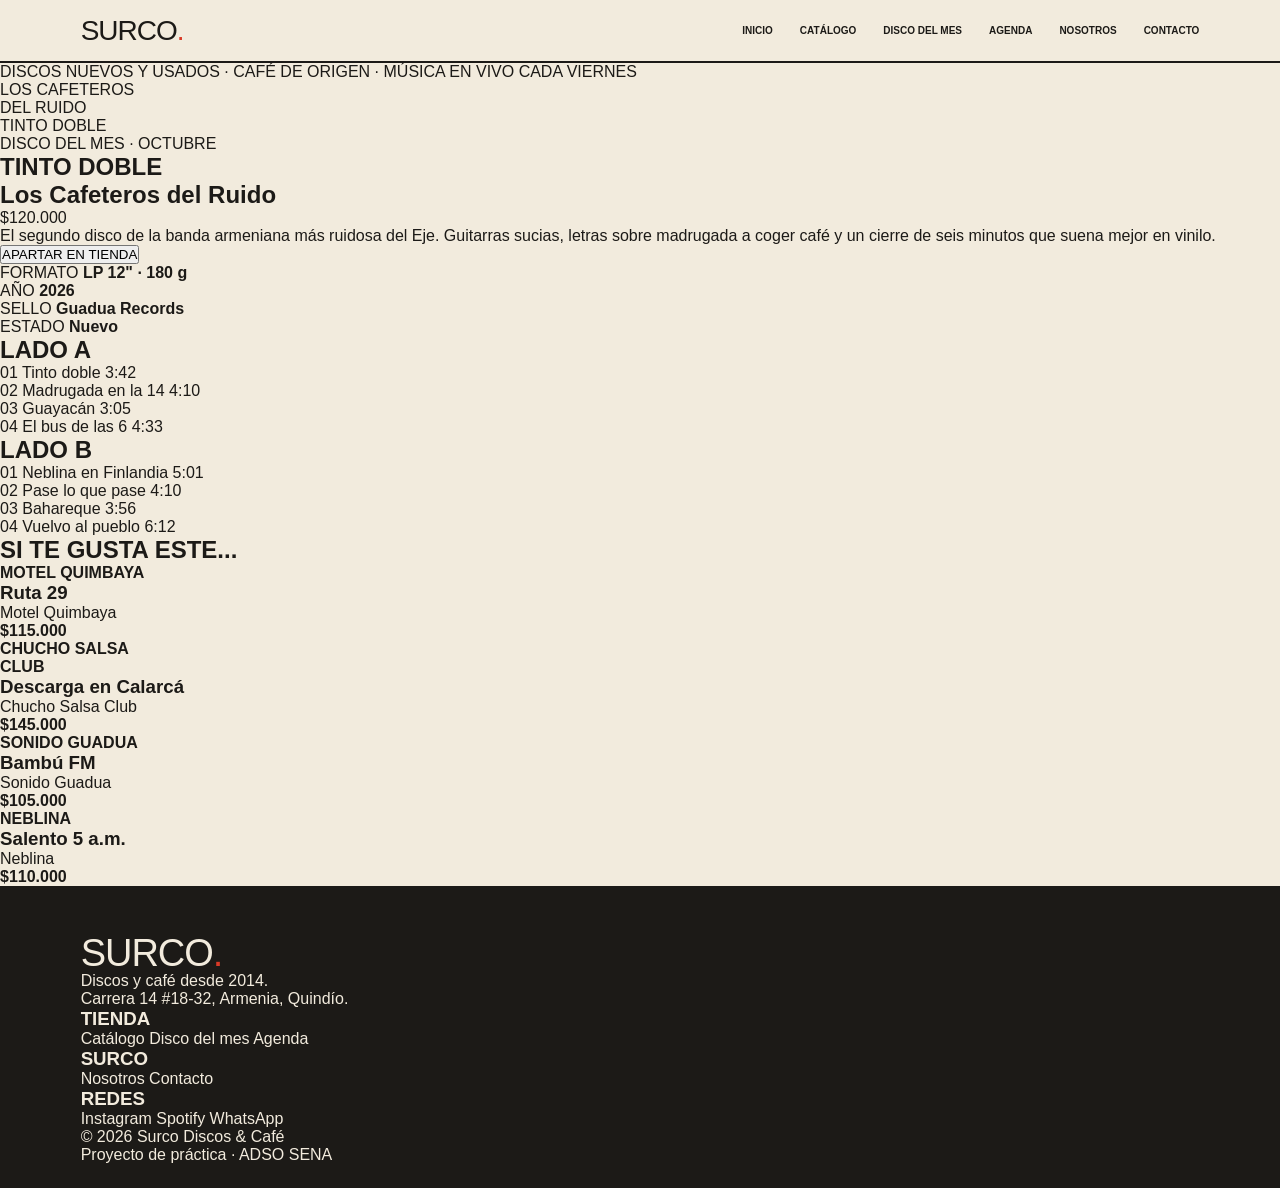
<file: disco.html>
<!DOCTYPE html>
<html lang="es">
<head>
    <meta charset="UTF-8">
    <meta name="viewport" content="width=device-width, initial-scale=1.0">
    <title>Surco - Disco del mes</title>

    <link rel="preconnect" href="https://fonts.googleapis.com">
    <link rel="preconnect" href="https://fonts.gstatic.com" crossorigin>
    <link href="https://fonts.googleapis.com/css2?family=Bebas+Neue&family=Montserrat:wght@400;500;600;700;800&display=swap" rel="stylesheet">

    <link rel="stylesheet" href="style.css">
</head>

<body>

    <!-- ENCABEZADO -->
    <header class="header">

        <a href="index.html" class="logo">
            SURCO<span>.</span>
        </a>

        <nav class="nav">
            <a href="index.html">INICIO</a>
            <a href="catalogo.html">CATÁLOGO</a>
            <a href="disco.html" class="activo">DISCO DEL MES</a>
            <a href="agenda.html">AGENDA</a>
            <a href="nosotros.html">NOSOTROS</a>
            <a href="contacto.html">CONTACTO</a>
        </nav>

    </header>

      <!-- BARRA INFORMATIVA -->
    <div class="barra-info">
        DISCOS NUEVOS Y USADOS · CAFÉ DE ORIGEN ·
        MÚSICA EN VIVO CADA VIERNES
    </div>


    <main>

          <!-- DISCO PRINCIPAL -->
        <section class="disco-principal">

            <div class="portada-tinto">
                <div class="portada-titulo">
                    LOS CAFETEROS<br>
                    DEL RUIDO
                </div>

                <div class="circulo-portada"></div>

                <div class="portada-artista">
                    TINTO DOBLE
                </div>
            </div>

            <div class="informacion-disco">

                <p class="etiqueta">
                    DISCO DEL MES · OCTUBRE
                </p>

                <h1>TINTO DOBLE</h1>

                <h2>Los Cafeteros del Ruido</h2>

                <div class="precio">$120.000</div>

                <p class="descripcion">
                    El segundo disco de la banda armeniana más ruidosa
                    del Eje. Guitarras sucias, letras sobre madrugada a
                    coger café y un cierre de seis minutos que suena mejor
                    en vinilo.
                </p>

                <button class="boton">
                    APARTAR EN TIENDA
                </button>

                    <!-- INFORMACIÓN -->
                <div class="datos-disco">

                    <div>
                        <span>FORMATO</span>
                        <strong>LP 12" · 180 g</strong>
                    </div>

                    <div>
                        <span>AÑO</span>
                        <strong>2026</strong>
                    </div>

                    <div>
                        <span>SELLO</span>
                        <strong>Guadua Records</strong>
                    </div>

                    <div>
                        <span>ESTADO</span>
                        <strong>Nuevo</strong>
                    </div>

                </div>

            </div>

        </section>

               <!-- LADO A Y LADO B -->
        <section class="canciones">

            <div class="lado">

                <h2>LADO A</h2>

                <div class="cancion">
                    <span class="numero">01</span>
                    <span>Tinto doble</span>
                    <span class="duracion">3:42</span>
                </div>

                <div class="cancion">
                    <span class="numero">02</span>
                    <span>Madrugada en la 14</span>
                    <span class="duracion">4:10</span>
                </div>

                <div class="cancion">
                    <span class="numero">03</span>
                    <span>Guayacán</span>
                    <span class="duracion">3:05</span>
                </div>

                <div class="cancion">
                    <span class="numero">04</span>
                    <span>El bus de las 6</span>
                    <span class="duracion">4:33</span>
                </div>

            </div>


            <div class="lado">

                <h2>LADO B</h2>

                <div class="cancion">
                    <span class="numero">01</span>
                    <span>Neblina en Finlandia</span>
                    <span class="duracion">5:01</span>
                </div>

                <div class="cancion">
                    <span class="numero">02</span>
                    <span>Pase lo que pase</span>
                    <span class="duracion">4:10</span>
                </div>

                <div class="cancion">
                    <span class="numero">03</span>
                    <span>Bahareque</span>
                    <span class="duracion">3:56</span>
                </div>

                <div class="cancion">
                    <span class="numero">04</span>
                    <span>Vuelvo al pueblo</span>
                    <span class="duracion">6:12</span>
                </div>

            </div>

        </section>

           <!-- RECOMENDADOS -->
        <section class="recomendados">

            <h2>SI TE GUSTA ESTE...</h2>

            <div class="productos">

                <article class="producto">

                    <div class="mini-portada roja">
                        <strong>MOTEL QUIMBAYA</strong>
                    </div>

                    <h3>Ruta 29</h3>
                    <p>Motel Quimbaya</p>
                    <strong>$115.000</strong>

                </article>


                <article class="producto">

                    <div class="mini-portada negra">
                        <strong>CHUCHO SALSA<br>CLUB</strong>
                    </div>

                    <h3>Descarga en Calarcá</h3>
                    <p>Chucho Salsa Club</p>
                    <strong>$145.000</strong>

                </article>


                <article class="producto">

                    <div class="mini-portada beige">
                        <strong>SONIDO GUADUA</strong>
                    </div>

                    <h3>Bambú FM</h3>
                    <p>Sonido Guadua</p>
                    <strong>$105.000</strong>

                </article>


                <article class="producto">

                    <div class="mini-portada azul">
                        <strong>NEBLINA</strong>
                    </div>

                    <h3>Salento 5 a.m.</h3>
                    <p>Neblina</p>
                    <strong>$110.000</strong>

                </article>

            </div>

        </section>

    </main>

     <!-- FOOTER -->
    <footer class="footer">

        <div class="footer-logo">
            SURCO<span>.</span>
        </div>

        <p>Discos y café desde 2014.</p>
        <p>Carrera 14 #18-32, Armenia, Quindío.</p>


        <div class="footer-columnas">

            <div>
                <h3>TIENDA</h3>
                <a href="catalogo.html">Catálogo</a>
                <a href="disco.html">Disco del mes</a>
                <a href="agenda.html">Agenda</a>
            </div>

            <div>
                <h3>SURCO</h3>
                <a href="nosotros.html">Nosotros</a>
                <a href="contacto.html">Contacto</a>
            </div>

            <div>
                <h3>REDES</h3>
                <a href="#">Instagram</a>
                <a href="#">Spotify</a>
                <a href="#">WhatsApp</a>
            </div>

        </div>

        <div class="copyright">
            © 2026 Surco Discos & Café<br>
            Proyecto de práctica · ADSO SENA
        </div>

    </footer>

</body>
</html>
</file>
<file: style.css>
:root {
    --papel: #f2ebdd;
    --tinta: #1c1a17;
    --gris: #6b645a;
    --rojo: #d93a27;
    --mostaza: #e0a526;
}

* {
    margin: 0;
    padding: 0;
    box-sizing: border-box;
}

html {
    scroll-behavior: smooth;
}

body {
    min-width: 320px;
    background: var(--papel);
    color: var(--tinta);
    font-family: "Work Sans", sans-serif;
}

a {
    color: inherit;
    text-decoration: none;
}

.header {
    width: 100%;
    height: 63px;
    padding: 0 6.3%;
    display: flex;
    align-items: center;
    justify-content: space-between;
    background: var(--papel);
    border-bottom: 2px solid var(--tinta);
}

.logo,
.footer-logo {
    font-family: "Anton", sans-serif;
    font-weight: 400;
    letter-spacing: -1px;
}

.logo {
    font-size: 28px;
}

.logo span,
.footer-logo span {
    color: var(--rojo);
}

.nav {
    display: flex;
    align-items: center;
    gap: 27px;
}

.nav a {
    position: relative;
    font-size: 10px;
    font-weight: 700;
    white-space: nowrap;
}

.nav a.active::after {
    content: "";
    position: absolute;
    left: 0;
    right: 0;
    bottom: -8px;
    height: 2px;
    background: var(--rojo);
}

.top-strip {
    width: 100%;
    height: 29px;
    display: flex;
    align-items: center;
    justify-content: center;
    padding: 0 15px;
    background: var(--tinta);
    color: var(--papel);
    font-size: 8px;
    font-weight: 600;
    letter-spacing: 2px;
    text-align: center;
}

.agenda-intro {
    width: 100%;
    height: 182px;
    padding: 45px 6.3% 0;
    border-bottom: 2px solid var(--tinta);
}

.agenda-intro h1 {
    font-family: "Anton", sans-serif;
    font-size: 73px;
    line-height: 0.95;
    font-weight: 400;
    letter-spacing: -1px;
}

.agenda-intro p {
    margin-top: 9px;
    color: var(--gris);
    font-size: 13px;
    font-weight: 600;
    line-height: 1.45;
}

.featured-event {
    width: 87.5%;
    max-width: 1100px;
    margin: 49px auto 39px;
    display: grid;
    grid-template-columns: 1fr 1fr;
    border: 2px solid var(--tinta);
}

.event-date {
    min-height: 395px;
    padding: 25px;
    display: flex;
    flex-direction: column;
    align-items: center;
    justify-content: center;
    background: var(--rojo);
    text-align: center;
}

.day {
    font-family: "Anton", sans-serif;
    color: var(--papel);
    font-size: 178px;
    line-height: 0.75;
    font-weight: 400;
}

.month {
    margin-top: 18px;
    font-family: "Anton", sans-serif;
    color: var(--papel);
    font-size: 43px;
    line-height: 1;
}

.event-date-name {
    margin-top: 18px;
    color: var(--papel);
    font-size: 13px;
    font-weight: 700;
}

.event-info {
    padding: 31px 30px;
}

.event-label {
    color: var(--rojo);
    font-size: 10px;
    font-weight: 700;
    letter-spacing: 2px;
}

.event-info h2 {
    margin-top: 8px;
    font-family: "Anton", sans-serif;
    font-size: 48px;
    line-height: 0.96;
    font-weight: 400;
}

.event-description {
    margin-top: 19px;
    color: var(--tinta);
    font-size: 12px;
    font-weight: 600;
    line-height: 1.5;
}

.event-details {
    margin-top: 22px;
    display: grid;
    grid-template-columns: 1fr 1fr;
    border: 2px solid var(--tinta);
}

.event-details div {
    min-height: 52px;
    padding: 7px 10px;
    display: flex;
    flex-direction: column;
    justify-content: center;
}

.event-details div:nth-child(1),
.event-details div:nth-child(2) {
    border-bottom: 2px solid var(--tinta);
}

.event-details div:nth-child(1),
.event-details div:nth-child(3) {
    border-right: 2px solid var(--tinta);
}

.event-details span {
    color: var(--gris);
    font-size: 7px;
    font-weight: 600;
}

.event-details strong {
    margin-top: 3px;
    font-size: 10px;
    font-weight: 700;
}

.reserve-button {
    display: inline-block;
    margin-top: 20px;
    padding: 13px 17px;
    background: var(--tinta);
    color: var(--papel);
    font-size: 9px;
    font-weight: 700;
}

.monthly-events {
    width: 87.5%;
    max-width: 1100px;
    margin: 0 auto 50px;
}

.monthly-events > h2 {
    margin-bottom: 21px;
    font-family: "Anton", sans-serif;
    font-size: 39px;
    line-height: 1;
    font-weight: 400;
}

.event-row {
    min-height: 88px;
    display: grid;
    grid-template-columns: 72px 1fr 78px;
    align-items: center;
    gap: 18px;
    border-top: 2px solid var(--tinta);
}

.event-row:last-child {
    border-bottom: 2px solid var(--tinta);
}

.event-number {
    display: flex;
    flex-direction: column;
    align-items: flex-start;
}

.event-number strong {
    font-family: "Anton", sans-serif;
    font-size: 39px;
    line-height: 0.8;
    font-weight: 400;
}

.event-number span {
    margin-top: 4px;
    font-family: "Anton", sans-serif;
    font-size: 12px;
    line-height: 1;
}

.event-content h3 {
    font-family: "Anton", sans-serif;
    font-size: 22px;
    line-height: 1;
    font-weight: 400;
}

.event-content p {
    margin-top: 4px;
    color: var(--gris);
    font-size: 9px;
    font-weight: 600;
}

.event-price {
    justify-self: end;
    min-width: 76px;
    padding: 10px 7px;
    border: 2px solid var(--tinta);
    text-align: center;
    font-size: 8px;
    font-weight: 700;
}

.footer {
    padding: 48px 6.3% 24px;
    background: var(--tinta);
    color: var(--papel);
}

.footer-main {
    display: grid;
    grid-template-columns: 2fr 0.7fr 0.7fr 0.7fr;
    gap: 45px;
    padding-bottom: 42px;
}

.footer-logo {
    font-size: 38px;
    line-height: 1;
}

.footer-brand p {
    margin-top: 10px;
    color: #c2bbae;
    font-size: 10px;
    font-weight: 600;
}

.footer-column {
    display: flex;
    flex-direction: column;
    align-items: flex-start;
}

.footer-column h3 {
    margin-bottom: 15px;
    color: var(--mostaza);
    font-size: 9px;
    letter-spacing: 2px;
}

.footer-column a {
    margin-bottom: 8px;
    color: var(--papel);
    font-size: 10px;
    font-weight: 600;
}

.footer-bottom {
    padding-top: 15px;
    border-top: 1px solid #514c45;
    display: flex;
    align-items: center;
    justify-content: space-between;
    color: var(--papel);
    font-size: 8px;
    font-weight: 600;
}

@media (max-width: 600px) {

    .header {
        height: 63px;
        padding: 8px 8px 7px;
        display: flex;
        flex-direction: column;
        justify-content: center;
        gap: 7px;
    }

    .logo {
        font-size: 20px;
    }

    .nav {
        width: 100%;
        justify-content: center;
        gap: 7px 11px;
        flex-wrap: wrap;
    }

    .nav a {
        font-size: 6px;
    }

    .nav a.active::after {
        bottom: -5px;
        height: 1px;
    }

    .top-strip {
        height: 34px;
        padding: 4px 8px;
        font-size: 5.5px;
        line-height: 1.35;
        letter-spacing: 1px;
    }

    .agenda-intro {
        height: 106px;
        padding: 24px 8px 0;
    }

    .agenda-intro h1 {
        font-size: 41px;
    }

    .agenda-intro p {
        margin-top: 5px;
        font-size: 7px;
        line-height: 1.4;
    }

    .desktop {
        display: none;
    }

    .featured-event {
        width: calc(100% - 16px);
        margin: 29px auto 25px;
        display: block;
        border-width: 1px;
    }

    .event-date {
        min-height: 145px;
        height: 145px;
        padding: 10px;
    }

    .day {
        font-size: 78px;
    }

    .month {
        margin-top: 8px;
        font-size: 25px;
    }

    .event-date-name {
        margin-top: 8px;
        font-size: 6px;
    }

    .event-info {
        padding: 13px 12px 14px;
    }

    .event-label {
        font-size: 5.5px;
        letter-spacing: 1px;
    }

    .event-info h2 {
        margin-top: 5px;
        font-size: 23px;
        line-height: 0.95;
    }

    .event-description {
        margin-top: 8px;
        font-size: 6.5px;
        line-height: 1.4;
    }

    .event-details {
        margin-top: 10px;
        border-width: 1px;
    }

    .event-details div {
        min-height: 38px;
        padding: 5px 6px;
    }

    .event-details div:nth-child(1),
    .event-details div:nth-child(2) {
        border-bottom-width: 1px;
    }

    .event-details div:nth-child(1),
    .event-details div:nth-child(3) {
        border-right-width: 1px;
    }

    .event-details span {
        font-size: 4.5px;
    }

    .event-details strong {
        margin-top: 2px;
        font-size: 5.5px;
    }

    .reserve-button {
        margin-top: 9px;
        padding: 7px 9px;
        font-size: 5.5px;
    }

    .monthly-events {
        width: calc(100% - 16px);
        margin-bottom: 28px;
    }

    .monthly-events > h2 {
        margin-bottom: 10px;
        font-size: 23px;
    }

    .event-row {
        min-height: 65px;
        grid-template-columns: 32px 1fr 42px;
        gap: 6px;
        border-top-width: 1px;
    }

    .event-row:last-child {
        border-bottom-width: 1px;
    }

    .event-number strong {
        font-size: 23px;
    }

    .event-number span {
        margin-top: 2px;
        font-size: 6.5px;
    }

    .event-content h3 {
        font-size: 11.5px;
        line-height: 1;
    }

    .event-content p {
        margin-top: 3px;
        color: #8c857a;
        font-size: 5.2px;
        line-height: 1.25;
    }

    .event-price {
        min-width: 39px;
        padding: 5px 2px;
        border-width: 1px;
        font-size: 5px;
    }

    .footer {
        padding: 27px 8px 15px;
    }

    .footer-main {
        display: block;
        padding-bottom: 22px;
    }

    .footer-brand {
        margin-bottom: 25px;
    }

    .footer-logo {
        font-size: 28px;
    }

    .footer-brand p {
        margin-top: 5px;
        font-size: 6px;
    }

    .footer-column h3 {
        margin-bottom: 8px;
        font-size: 6px;
    }

    .footer-column a {
        display: block;
        margin-bottom: 6px;
        font-size: 6px;
    }

    .footer-bottom {
        padding-top: 10px;
        flex-direction: column;
        align-items: flex-start;
        gap: 5px;
        font-size: 5px;
    }
} 






.catalogo-intro {
    width: 100%;
    height: 182px;
    padding: 45px 6.3% 0;
    border-bottom: 2px solid var(--tinta);
}

.catalogo-intro h1 {
    font-family: "Anton", sans-serif;
    font-size: 73px;
    line-height: 0.95;
    font-weight: 400;
    letter-spacing: -1px;
}

.catalogo-intro p {
    margin-top: 9px;
    color: var(--gris);
    font-size: 13px;
    font-weight: 600;
    line-height: 1.45;
}

.catalogo-section {
    width: 87.5%;
    max-width: 1100px;
    margin: 45px auto 55px;
    display: grid;
    grid-template-columns: 180px 1fr;
    gap: 35px;
}

.catalogo-filtros {
    border-top: none;
    transform: translateX(-50px);
}

.filtro-grupo + .filtro-grupo {
    padding-top: 20px;
}

.filtro-grupo h2 {
    margin-bottom: 14px;
    font-family: "Anton", sans-serif;
    font-size: 25px;
    font-weight: 400;
}

.filtro-item {
    min-height: 32px;
    display: flex;
    align-items: center;
    justify-content: space-between;
    color: var(--tinta);
    font-size: 12px;
    font-weight: 600;
}

.filtro-item strong {
    font-size: 11px;
}

.filtro-item.activo {
    color: var(--rojo);
    font-weight: 700;
}

.catalogo-productos {
    min-width: 0;
}

.catalogo-barra {
    min-height: 40px;
    padding-bottom: 12px;
    display: flex;
    align-items: flex-end;
    justify-content: space-between;
    border-bottom: 2px solid var(--tinta);
    color: var(--tinta);
    font-size: 12px;
    font-weight: 600;
}

.discos-grid {
    display: grid;
    grid-template-columns: repeat(3, 1fr);
    gap: 28px 18px;
    padding-top: 24px;
}

.disco-card {
    min-width: 0;
}

.portada {
    width: 100%;
    aspect-ratio: 1 / 0.95;
    padding: 0;
    overflow: hidden;
    border: 2px solid var(--tinta);
}

.portada img {
   width: 100%;
   height: 100%;
   object-fit: cover;
   display: block;
}

.portada h3 {
    font-family: "Anton", sans-serif;
    font-size: 29px;
    line-height: 0.95;
    font-weight: 400;
}

.portada span {
    margin-top: 13px;
    font-size: 8px;
    font-weight: 700;
    letter-spacing: 1px;
}

.portada-roja {
    background: var(--rojo);
    color: var(--papel);
}

.portada-verde {
    background: #718b55;
    color: var(--papel);
}

.portada-amarilla {
    background: var(--mostaza);
    color: var(--tinta);
}

.portada-azul {
    background: #315c73;
    color: var(--papel);
}

.portada-negra {
    background: var(--tinta);
    color: var(--papel);
}

.portada-crema {
    background: #d8c9a8;
    color: var(--tinta);
}

.disco-info {
    min-height: 67px;
    padding: 10px 0;
    display: flex;
    align-items: flex-start;
    justify-content: space-between;
    gap: 10px;
    border-bottom: none;
}

.disco-info div {
    display: flex;
    flex-direction: column;
}

.disco-info strong {
    font-family: "Anton", sans-serif;
    font-size: 18px;
    line-height: 1;
    font-weight: 400;
}

.disco-info span {
    margin-top: 5px;
    color: var(--gris);
    font-size: 15px;
    font-weight: 600;
}

.disco-info b {
    font-size: 15px;
    white-space: nowrap;
}

@media (max-width: 600px) {

    .catalogo-intro {
        height: 106px;
        padding: 24px 8px 0;
    }

    .catalogo-intro h1 {
        font-size: 41px;
    }

    .catalogo-intro p {
        margin-top: 5px;
        font-size: 7px;
        line-height: 1.4;
    }

    .catalogo-section {
        width: calc(100% - 16px);
        margin: 28px auto 30px;
        display: block;
    }

    .catalogo-filtros {
        border-top: none;
        transform: none;
        display: grid;
        grid-template-columns: 1fr 1fr;
        gap: 15px;
    }

    .filtro-grupo {
        border-bottom: none;
    }

    .filtro-grupo + .filtro-grupo {
        padding-top: 10px;
    }

    .filtro-grupo h2 {
        margin-bottom: 9px;
        font-size: 16px;
    }

    .filtro-item {
        min-height: 24px;
        font-size: 9px;
    }

    .filtro-item strong {
        font-size: 8px;
    }

    .catalogo-productos {
        margin-top: 18px;
    }

    .catalogo-barra {
        min-height: 27px;
        padding-bottom: 7px;
        border-bottom-width: 1px;
        font-size: 8px;
    }

    .discos-grid {
        grid-template-columns: repeat(2, 1fr);
        gap: 20px 9px;
        padding-top: 14px;
    }

    .portada {
        padding: 0;
        border-width: 1px;
    }

    .portada h3 {
        font-size: 17px;
    }

    .portada span {
        margin-top: 7px;
        font-size: 4.5px;
        letter-spacing: 0.5px;
    }

    .disco-info {
        min-height: 45px;
        padding: 6px 0;
        gap: 5px;
        border-bottom-width: none;
    }

    .disco-info strong {
        font-size: 7px;
    }

    .disco-info span {
        margin-top: 3px;
        font-size: 6px;
    }

    .disco-info b {
        font-size: 7px;
    }
}
</file>
<file: src/style.css>
/* =====================================================
   VARIABLES
===================================================== */

:root {
    --cream: #f2eadb;
    --cream-dark: #e7dece;

    --black: #191918;

    --red: #d9362d;
    --red-dark: #c92d25;

    --green: #315f55;
    --yellow: #e2a923;
    --blue: #385782;

    --white: #ffffff;

    --border: 1px solid var(--black);

    --font-display: "Anton", Impact, sans-serif;
    --font-body: "DM Sans", Arial, sans-serif;
}


/* =====================================================
   RESET
===================================================== */

* {
    margin: 0;
    padding: 0;
    box-sizing: border-box;
}

html {
    scroll-behavior: smooth;
}

body {
    background: var(--cream);
    color: var(--black);

    font-family: var(--font-body);

    overflow-x: hidden;
}

img {
    display: block;
    max-width: 100%;
}

a {
    color: inherit;
    text-decoration: none;
}


/* =====================================================
   HEADER
===================================================== */

.header {
    width: 100%;
    background: var(--cream);

    position: relative;
    z-index: 100;
}

.header-inner {
    height: 68px;

    max-width: 1440px;

    margin: 0 auto;

    padding: 0 6%;

    display: flex;
    align-items: center;
    justify-content: space-between;
}


/* LOGO */

.logo,
.footer-logo {
    font-family: var(--font-display);

    font-size: 29px;

    letter-spacing: -1px;

    line-height: 1;
}

.logo span,
.footer-logo span {
    color: var(--red);
}


/* NAV */

.navigation {
    display: flex;

    align-items: center;

    gap: 28px;
}

.navigation a {
    position: relative;

    font-size: 10px;

    font-weight: 700;

    transition: color .2s ease;
}

.navigation a:hover {
    color: var(--red);
}

.navigation a:first-child::after {
    content: "";

    position: absolute;

    left: 0;
    right: 0;

    bottom: -10px;

    height: 2px;

    background: var(--red);
}


/* ANNOUNCEMENT */

.announcement {
    width: 100%;

    height: 30px;

    background: var(--black);

    color: var(--white);

    display: flex;

    align-items: center;

    justify-content: center;

    text-align: center;

    font-size: 9px;

    font-weight: 600;

    letter-spacing: 1px;
}


/* =====================================================
   GENERAL
===================================================== */

.section {
    width: 100%;

    max-width: 1440px;

    margin: 0 auto;

    padding: 72px 6%;
}

.section-heading {
    display: flex;

    align-items: center;

    justify-content: space-between;

    margin-bottom: 30px;
}

.section-heading h2 {
    font-family: var(--font-display);

    font-size: 34px;

    line-height: .95;
}

.section-heading a {
    font-size: 9px;

    font-weight: 700;

    text-decoration: underline;
}


/* =====================================================
   HERO
===================================================== */

.hero {
    border-bottom: var(--border);
}

.hero-content {
    width: 100%;

    max-width: 1440px;

    min-height: 470px;

    margin: 0 auto;

    padding: 70px 6%;

    display: grid;

    grid-template-columns: 1fr 1fr;

    align-items: center;

    gap: 50px;
}


/* HERO TEXT */

.eyebrow {
    color: var(--red);

    font-size: 9px;

    font-weight: 700;

    letter-spacing: 1.4px;

    margin-bottom: 18px;
}

.hero h1 {
    font-family: var(--font-display);

    font-size: clamp(58px, 6vw, 92px);

    line-height: .91;

    letter-spacing: -1px;
}

.hero h1 span {
    color: var(--red);
}

.hero-description {
    max-width: 560px;

    margin-top: 25px;

    font-size: 13px;

    line-height: 1.5;

    font-weight: 600;
}

.hero-buttons {
    display: flex;

    gap: 10px;

    margin-top: 25px;
}

.button {
    min-height: 38px;

    padding: 0 17px;

    display: inline-flex;

    align-items: center;

    justify-content: center;

    border: 1px solid var(--black);

    font-size: 8px;

    font-weight: 700;

    transition: .2s ease;
}

.button-dark {
    background: var(--black);

    color: white;
}

.button-dark:hover {
    background: var(--red);

    border-color: var(--red);
}

.button-light {
    background: transparent;
}

.button-light:hover {
    background: var(--black);

    color: white;
}


/* =====================================================
   VINILO DEL HERO
===================================================== */

.hero-record {
    display: flex;

    align-items: center;

    justify-content: center;
}

.record {
    position: relative;

    width: min(410px, 100%);

    aspect-ratio: 1;
}


/* DISCO NEGRO */

.record-black {
    position: absolute;

    width: 82%;

    height: 82%;

    right: 0;

    top: 9%;

    border-radius: 50%;

    background:
        repeating-radial-gradient(
            circle,
            #151515 0,
            #151515 2px,
            #242424 3px,
            #242424 4px
        );

    border: 4px solid #222;

    box-shadow: 2px 3px 0 rgba(0,0,0,.2);
}


/* CARÁTULA */

.record-cover {
    position: absolute;

    z-index: 2;

    left: 0;

    top: 9%;

    width: 62%;

    height: 62%;

    overflow: hidden;

    padding: 25px;

    background: var(--red);

    border: 1px solid var(--black);

    color: white;
}

.record-cover h2 {
    position: relative;

    z-index: 3;

    font-family: var(--font-display);

    font-size: clamp(25px, 3vw, 40px);

    line-height: .93;
}

.record-cover small {
    position: absolute;

    left: 25px;

    bottom: 20px;

    z-index: 3;

    font-size: 7px;

    font-weight: 700;
}


/* CÍRCULO */

.record-circle {
    position: absolute;

    width: 58%;

    aspect-ratio: 1;

    right: -15%;

    bottom: -15%;

    border-radius: 50%;

    background: #e46055;
}


/* =====================================================
   CATÁLOGO
===================================================== */

.catalog {
    border-bottom: var(--border);
}

.records-grid {
    display: grid;

    grid-template-columns: repeat(4, 1fr);

    gap: 30px;
}


/* ALBUM */

.album {
    position: relative;

    width: 100%;

    aspect-ratio: 1 / 1.05;

    overflow: hidden;

    padding: 18px;

    border: 1px solid var(--black);
}

.album h3 {
    position: relative;

    z-index: 3;

    font-family: var(--font-display);

    font-size: 22px;

    line-height: .95;
}

.album-small {
    position: absolute;

    z-index: 3;

    left: 18px;

    bottom: 13px;

    font-size: 7px;

    font-weight: 600;
}


/* COLORES */

.album-red {
    background: var(--red);

    color: white;
}

.album-green {
    background: var(--green);

    color: white;
}

.album-yellow {
    background: var(--yellow);

    color: var(--black);
}

.album-blue {
    background: var(--blue);

    color: white;
}


/* CÍRCULO TARJETA */

.album-circle {
    position: absolute;

    width: 54%;

    aspect-ratio: 1;

    right: -12%;

    bottom: -7%;

    border-radius: 50%;

    background: #e76054;
}


/* FORMA VERDE */

.album-shape {
    position: absolute;

    width: 58%;

    height: 42%;

    right: -5%;

    bottom: -4%;

    background: rgba(255,255,255,.17);

    transform: rotate(-12deg);
}


/* LÍNEAS AMARILLAS */

.album-lines {
    position: absolute;

    left: 0;

    right: 0;

    bottom: 0;

    height: 42%;

    background:
        repeating-linear-gradient(
            0deg,
            rgba(255,255,255,.17) 0,
            rgba(255,255,255,.17) 2px,
            transparent 2px,
            transparent 10px
        );
}


/* INFORMACIÓN */

.record-info {
    display: flex;

    justify-content: space-between;

    gap: 10px;

    padding-top: 9px;

    font-size: 8px;

    line-height: 1.3;
}

.record-info div {
    display: flex;

    flex-direction: column;
}

.record-info span {
    color: #555;
}

.record-info > strong {
    white-space: nowrap;
}


/* =====================================================
   CAFÉ
===================================================== */

.coffee {
    border-bottom: var(--border);
}

.coffee-box {
    display: grid;

    grid-template-columns: 1fr 1fr;

    border: var(--border);
}


/* PROMO */

.coffee-promo {
    background: var(--black);

    color: white;

    padding: 45px 40px;
}

.small-red {
    color: var(--red);

    font-size: 8px;

    font-weight: 700;

    letter-spacing: 1px;

    margin-bottom: 9px;
}

.coffee-promo h2 {
    font-family: var(--font-display);

    font-size: clamp(34px, 4vw, 52px);

    line-height: .92;
}

.coffee-promo p:not(.small-red) {
    max-width: 390px;

    font-size: 11px;

    line-height: 1.5;

    margin: 20px 0;
}

.button-outline {
    color: white;

    border-color: white;
}

.button-outline:hover {
    background: white;

    color: var(--black);
}


/* CARTA */

.coffee-menu {
    padding: 45px 40px;
}

.coffee-menu h3 {
    font-family: var(--font-display);

    font-size: 26px;

    margin-bottom: 20px;
}

.menu-item {
    display: flex;

    justify-content: space-between;

    border-bottom: 1px dashed #777;

    padding: 9px 0;

    font-size: 10px;
}


/* =====================================================
   AGENDA
===================================================== */

.agenda {
    border-bottom: var(--border);
}

.events {
    border-top: var(--border);
}

.event {
    min-height: 88px;

    display: grid;

    grid-template-columns: 75px 1fr auto;

    align-items: center;

    border-bottom: var(--border);
}

.event-date {
    display: flex;

    flex-direction: column;

    font-family: var(--font-display);

    line-height: .85;
}

.event-date strong {
    font-size: 38px;
}

.event-date span {
    font-size: 11px;
}

.event-info h3 {
    font-family: var(--font-display);

    font-size: 20px;
}

.event-info p {
    margin-top: 4px;

    font-size: 8px;

    color: #555;

    font-weight: 600;
}

.details-button {
    border: 1px solid var(--black);

    padding: 10px 17px;

    font-size: 8px;

    font-weight: 700;

    transition: .2s ease;
}

.details-button:hover {
    background: var(--black);

    color: white;
}


/* =====================================================
   FOOTER
===================================================== */

.footer {
    background: var(--black);

    color: white;

    padding: 60px 6% 20px;
}

.footer-inner {
    max-width: 1440px;

    margin: 0 auto;

    display: grid;

    grid-template-columns: 2fr 1fr 1fr 1fr;

    gap: 50px;
}

.footer-logo {
    font-size: 36px;
}

.footer-brand p {
    color: #bbb;

    font-size: 9px;

    line-height: 1.5;

    margin-top: 15px;
}

.footer-column {
    display: flex;

    flex-direction: column;

    gap: 8px;
}

.footer-column h4 {
    color: var(--yellow);

    font-size: 8px;

    letter-spacing: 1px;

    margin-bottom: 6px;
}

.footer-column a {
    color: #ddd;

    font-size: 9px;
}

.footer-column a:hover {
    color: var(--red);
}

.footer-bottom {
    max-width: 1440px;

    margin: 40px auto 0;

    padding-top: 14px;

    border-top: 1px solid rgba(255,255,255,.15);

    display: flex;

    justify-content: space-between;

    color: #aaa;

    font-size: 8px;
}


/* =====================================================
   TABLET
===================================================== */

@media (max-width: 900px) {

    .header-inner {
        padding: 0 5%;
    }

    .navigation {
        gap: 15px;
    }

    .hero-content {
        padding: 55px 5%;

        gap: 25px;
    }

    .hero h1 {
        font-size: clamp(50px, 8vw, 75px);
    }

    .records-grid {
        grid-template-columns: repeat(2, 1fr);

        gap: 20px;
    }

    .section {
        padding: 55px 5%;
    }

    .coffee-promo,
    .coffee-menu {
        padding: 35px 25px;
    }

    .footer-inner {
        grid-template-columns: 1.5fr 1fr 1fr;
    }

    .footer-brand {
        grid-column: 1 / -1;
    }
}


/* =====================================================
   CELULAR
===================================================== */

@media (max-width: 650px) {

    /* HEADER */

    .header-inner {
        height: auto;

        min-height: 58px;

        padding: 14px 10px 8px;

        flex-direction: column;

        gap: 10px;
    }


    /* LOGO */

    .logo {
        font-size: 22px;

        align-self: center;
    }


    /* MENU */

    .navigation {
        width: 100%;

        display: flex;

        flex-wrap: wrap;

        justify-content: center;

        gap: 7px 14px;
    }

    .navigation a {
        font-size: 6.5px;

        font-weight: 700;

        white-space: nowrap;
    }

    .navigation a:first-child::after {
        bottom: -4px;

        height: 1px;
    }


    /* BARRA */

    .announcement {
        height: 27px;

        padding: 0 8px;

        font-size: 5.8px;

        letter-spacing: .6px;

        line-height: 1.3;
    }


    /* =================================================
       HERO
    ================================================= */

    .hero-content {
        min-height: auto;

        padding: 30px 10px 32px;

        display: flex;

        flex-direction: column;

        align-items: stretch;

        gap: 35px;
    }

    .eyebrow {
        font-size: 6.5px;

        letter-spacing: 1px;

        margin-bottom: 10px;
    }

    .hero h1 {
        font-size: 29px;

        line-height: .92;

        letter-spacing: -.4px;
    }

    .hero-description {
        max-width: 160px;

        margin-top: 14px;

        font-size: 8px;

        line-height: 1.4;

        font-weight: 600;
    }

    .hero-buttons {
        display: flex;

        flex-direction: column;

        align-items: flex-start;

        gap: 8px;

        margin-top: 15px;
    }

    .button {
        min-height: 24px;

        padding: 0 12px;

        font-size: 5.5px;
    }


    /* DISCO */

    .hero-record {
        width: 100%;

        padding-top: 5px;
    }

    .record {
        width: 165px;

        max-width: 100%;
    }

    .record-cover {
        padding: 10px;
    }

    .record-cover h2 {
        font-size: 17px;
    }

    .record-cover small {
        left: 10px;

        bottom: 8px;

        font-size: 4px;
    }


    /* =================================================
       SECCIONES
    ================================================= */

    .section {
        padding: 35px 10px;
    }

    .section-heading {
        align-items: flex-end;

        gap: 10px;

        margin-bottom: 20px;
    }

    .section-heading h2 {
        font-size: 22px;
    }

    .section-heading a {
        font-size: 6px;

        white-space: nowrap;
    }


    /* =================================================
       CATÁLOGO
    ================================================= */

    .records-grid {
        grid-template-columns: repeat(2, 1fr);

        gap: 14px 10px;
    }

    .album {
        padding: 9px;

        aspect-ratio: 1 / 1;
    }

    .album h3 {
        font-size: 12px;
    }

    .album-small {
        left: 9px;

        bottom: 7px;

        font-size: 4px;
    }

    .record-info {
        padding-top: 5px;

        font-size: 5.5px;

        line-height: 1.25;

        gap: 3px;
    }

    .record-info > strong {
        font-size: 5.5px;
    }


    /* =================================================
       CAFÉ
    ================================================= */

    .coffee-box {
        grid-template-columns: 1fr;
    }

    .coffee-promo {
        padding: 22px 14px;
    }

    .small-red {
        font-size: 5px;

        margin-bottom: 6px;
    }

    .coffee-promo h2 {
        font-size: 21px;

        line-height: .93;
    }

    .coffee-promo p:not(.small-red) {
        max-width: 190px;

        margin: 12px 0;

        font-size: 7px;

        line-height: 1.4;
    }

    .coffee-menu {
        padding: 13px 14px 18px;
    }

    .coffee-menu h3 {
        font-size: 19px;

        margin-bottom: 10px;
    }

    .menu-item {
        padding: 7px 0;

        font-size: 6.5px;
    }


    /* =================================================
       AGENDA
    ================================================= */

    .agenda {
        padding-top: 35px;

        padding-bottom: 35px;
    }

    .events {
        margin-top: 0;
    }

    .event {
        min-height: 95px;

        grid-template-columns: 35px 1fr;

        position: relative;

        padding: 12px 0;
    }

    .event-date strong {
        font-size: 23px;
    }

    .event-date span {
        font-size: 6px;
    }

    .event-info {
        padding-right: 15px;
    }

    .event-info h3 {
        font-size: 13px;

        line-height: .95;
    }

    .event-info p {
        max-width: 130px;

        margin-top: 4px;

        font-size: 5.5px;

        line-height: 1.25;
    }

    .details-button {
        position: absolute;

        left: 35px;

        bottom: 8px;

        padding: 6px 11px;

        font-size: 5px;
    }


    /* =================================================
       FOOTER
    ================================================= */

    .footer {
        padding: 35px 10px 15px;
    }

    .footer-inner {
        display: grid;

        grid-template-columns: 1fr 1fr;

        gap: 25px 20px;
    }

    .footer-brand {
        grid-column: 1 / -1;
    }

    .footer-logo {
        font-size: 29px;
    }

    .footer-brand p {
        font-size: 6px;

        margin-top: 8px;
    }

    .footer-column {
        gap: 6px;
    }

    .footer-column h4 {
        font-size: 5px;

        margin-bottom: 3px;
    }

    .footer-column a {
        font-size: 6px;
    }

    .footer-bottom {
        flex-direction: column;

        gap: 5px;

        margin-top: 25px;

        padding-top: 10px;

        font-size: 5px;
    }

}


/* =====================================================
   CELULARES MUY PEQUEÑOS
===================================================== */

@media (max-width: 380px) {

    .header-inner {
        padding-left: 8px;
        padding-right: 8px;
    }

    .navigation {
        gap: 6px 11px;
    }

    .navigation a {
        font-size: 6px;
    }

    .hero h1 {
        font-size: 27px;
    }

    .hero-description {
        max-width: 155px;
    }

    .records-grid {
        gap: 12px 8px;
    }

    .album h3 {
        font-size: 11px;
    }

    .section-heading h2 {
        font-size: 20px;
    }

}
</file>
<file: src2/style.css>
/* ================================
   VARIABLES
================================ */

:root {
    --cream: #f2eadb;
    --black: #1c1b19;
    --red: #df3927;
    --yellow: #e7aa22;
    --green: #2f6258;
    --gray: #625e58;
    --border: #1c1b19;
}


/* ================================
   RESET
================================ */

* {
    margin: 0;
    padding: 0;
    box-sizing: border-box;
}

html {
    scroll-behavior: smooth;
}

body {
    background: var(--cream);
    color: var(--black);
    font-family: "Montserrat", Arial, sans-serif;
}

a {
    color: inherit;
    text-decoration: none;
}

.container {
    width: min(1120px, calc(100% - 80px));
    margin: 0 auto;
}


/* ================================
   NAVBAR
================================ */

.header {
    background: var(--cream);
}

.navbar {
    height: 74px;
    width: min(1120px, calc(100% - 80px));
    margin: auto;

    display: flex;
    align-items: center;
    justify-content: space-between;
}

.logo,
.footer-logo {
    font-family: "Bebas Neue", Impact, sans-serif;
    font-size: 31px;
    letter-spacing: -1px;
    line-height: 1;
}

.logo span,
.footer-logo span {
    color: var(--red);
}

.menu {
    display: flex;
    align-items: center;
    gap: 28px;
}

.menu a {
    position: relative;

    font-size: 12px;
    font-weight: 800;
    text-transform: uppercase;
}

.menu a::after {
    content: "";
    position: absolute;
    left: 0;
    bottom: -10px;

    width: 0;
    height: 2px;

    background: var(--red);

    transition: width .25s ease;
}

.menu a:hover::after,
.menu a.active::after {
    width: 100%;
}


/* ================================
   FRANJA SUPERIOR
================================ */

.announcement {
    min-height: 33px;

    display: flex;
    align-items: center;
    justify-content: center;

    padding: 8px 20px;

    background: var(--black);
    color: white;

    font-size: 10px;
    font-weight: 800;
    letter-spacing: 2px;
    text-align: center;
}


/* ================================
   HERO
================================ */

.hero {
    border-bottom: 1px solid var(--black);
}

.hero .container {
    padding-top: 50px;
    padding-bottom: 32px;
}

.hero h1 {
    font-family: "Bebas Neue", Impact, sans-serif;

    font-size: clamp(70px, 8vw, 100px);
    line-height: .9;

    letter-spacing: -1px;
}

.hero p {
    max-width: 500px;

    margin-top: 8px;

    color: var(--gray);

    font-size: 15px;
    font-weight: 700;
    line-height: 1.6;
}


/* ================================
   HISTORIA
================================ */

.history {
    padding: 62px 0 48px;
}

.history-grid {
    display: grid;
    grid-template-columns: 1fr 1fr;
    gap: 85px;
}

.history-title h2 {
    max-width: 500px;

    font-size: 23px;
    line-height: 1.4;
    font-weight: 800;
}

.history-text {
    font-size: 13px;
    line-height: 1.6;
    font-weight: 700;
}

.history-text p + p {
    margin-top: 18px;
}


/* ================================
   ESTADÍSTICAS
================================ */

.stats {
    display: grid;
    grid-template-columns: repeat(4, 1fr);

    border-top: 1px solid var(--border);
    border-bottom: 1px solid var(--border);
}

.stat {
    min-height: 150px;

    padding: 32px 16px;

    display: flex;
    flex-direction: column;
    justify-content: center;

    border-right: 1px solid var(--border);
}

.stat:last-child {
    border-right: none;
}

.stat strong {
    color: var(--red);

    font-family: "Bebas Neue", Impact, sans-serif;
    font-size: 58px;
    line-height: .9;
}

.stat strong small {
    font-size: 28px;
}

.stat span {
    margin-top: 15px;

    font-size: 12px;
    font-weight: 800;
}


/* ================================
   EQUIPO
================================ */

.team {
    padding-top: 55px;
    padding-bottom: 57px;
}

.section-title {
    margin-bottom: 28px;

    font-family: "Bebas Neue", Impact, sans-serif;
    font-size: 43px;
    line-height: 1;
}

.people {
    display: grid;
    grid-template-columns: repeat(3, 1fr);
    gap: 24px;
}

.person {
    min-height: 245px;

    padding: 22px;

    border: 2px solid var(--border);
}

.avatar {
    width: 74px;
    height: 74px;

    margin-bottom: 14px;

    border-radius: 50%;
    border: 1.5px solid var(--black);

    position: relative;
    overflow: hidden;
}

.avatar-head {
    position: absolute;

    width: 25px;
    height: 25px;

    top: 11px;
    left: 50%;

    transform: translateX(-50%);

    border-radius: 50%;

    background: #efa29a;
}

.avatar-body {
    position: absolute;

    width: 50px;
    height: 32px;

    bottom: -2px;
    left: 50%;

    transform: translateX(-50%);

    border-radius: 50% 50% 0 0;

    background: #efa29a;
}

.avatar-red {
    background: var(--red);
}

.avatar-yellow {
    background: var(--yellow);
}

.avatar-green {
    background: var(--green);
}

.avatar-yellow .avatar-head,
.avatar-yellow .avatar-body {
    background: #f5d37c;
}

.avatar-green .avatar-head,
.avatar-green .avatar-body {
    background: #9bc2ba;
}

.person h3 {
    font-family: "Bebas Neue", Impact, sans-serif;
    font-size: 24px;
    line-height: 1;
}

.role {
    margin-top: 5px;

    color: var(--gray);

    font-size: 12px;
    font-weight: 600;
}

.recommendation {
    margin-top: 17px;
    padding-top: 11px;

    border-top: 1px dashed #888;
}

.recommendation span {
    display: block;

    margin-bottom: 5px;

    color: var(--red);

    font-size: 9px;
    font-weight: 800;
}

.recommendation strong {
    display: block;

    font-size: 10px;
    line-height: 1.4;
}


/* ================================
   FOOTER
================================ */

.footer {
    padding-top: 55px;

    background: var(--black);
    color: var(--cream);
}

.footer-grid {
    display: grid;
    grid-template-columns: 2fr 1fr 1fr 1fr;
    gap: 45px;

    padding-bottom: 42px;
}

.footer-logo {
    margin-bottom: 18px;

    color: var(--cream);
    font-size: 56px;
}

.footer-brand p {
    margin-top: 5px;

    font-size: 11px;
    font-weight: 600;
    line-height: 1.5;
}

.footer-column {
    display: flex;
    flex-direction: column;
    gap: 10px;
}

.footer-column h4 {
    margin-bottom: 8px;

    color: var(--yellow);

    font-size: 11px;
    letter-spacing: 2px;
}

.footer-column a {
    font-size: 12px;
    font-weight: 600;
}

.footer-column a:hover {
    color: var(--red);
}

.copyright {
    min-height: 54px;

    display: flex;
    align-items: center;
    justify-content: space-between;

    border-top: 1px solid #666;

    font-size: 10px;
    font-weight: 600;
}


/* ================================
   TABLET
================================ */

@media (max-width: 850px) {

    .container,
    .navbar {
        width: min(100% - 40px, 700px);
    }

    .menu {
        gap: 15px;
    }

    .menu a {
        font-size: 10px;
    }

    .history-grid {
        gap: 40px;
    }

    .people {
        gap: 15px;
    }

    .person {
        padding: 16px;
    }

    .footer-grid {
        grid-template-columns: 1.5fr 1fr 1fr 1fr;
        gap: 25px;
    }
}


/* ================================
   CELULAR
================================ */

@media (max-width: 600px) {

    .container,
    .navbar {
        width: calc(100% - 32px);
    }


    /* NAV */

    .navbar {
        height: auto;

        padding: 18px 0;

        align-items: flex-start;
        flex-direction: column;
        gap: 18px;
    }

    .logo {
        font-size: 28px;
    }

    .menu {
        width: 100%;

        display: grid;
        grid-template-columns: repeat(3, 1fr);
        gap: 13px 10px;
    }

    .menu a {
        font-size: 9px;
        text-align: left;
    }

    .menu a::after {
        bottom: -5px;
    }


    /* BANNER */

    .announcement {
        min-height: 40px;

        font-size: 8px;
        line-height: 1.4;
        letter-spacing: 1px;
    }


    /* HERO */

    .hero .container {
        padding-top: 35px;
        padding-bottom: 28px;
    }

    .hero h1 {
        font-size: 64px;
    }

    .hero p {
        max-width: 280px;

        font-size: 12px;
        line-height: 1.5;
    }


    /* HISTORIA */

    .history {
        padding: 38px 0 35px;
    }

    .history-grid {
        display: block;
    }

    .history-title h2 {
        font-size: 19px;
        line-height: 1.45;
    }

    .history-text {
        margin-top: 30px;

        font-size: 10px;
        line-height: 1.6;
    }

    .history-text p + p {
        margin-top: 15px;
    }


    /* ESTADÍSTICAS */

    .stats {
        display: block;
    }

    .stat {
        min-height: 95px;

        padding: 20px 12px;

        border-right: none;
        border-bottom: 1px solid var(--border);
    }

    .stat:last-child {
        border-bottom: none;
    }

    .stat strong {
        font-size: 43px;
    }

    .stat strong small {
        font-size: 21px;
    }

    .stat span {
        margin-top: 7px;

        font-size: 9px;
    }


    /* EQUIPO */

    .team {
        padding-top: 38px;
        padding-bottom: 45px;
    }

    .section-title {
        margin-bottom: 18px;
        font-size: 35px;
    }

    .people {
        display: flex;
        flex-direction: column;
        gap: 14px;
    }

    .person {
        min-height: 0;
        padding: 14px;
    }

    .avatar {
        width: 55px;
        height: 55px;

        margin-bottom: 10px;
    }

    .avatar-head {
        width: 19px;
        height: 19px;
        top: 8px;
    }

    .avatar-body {
        width: 38px;
        height: 25px;
    }

    .person h3 {
        font-size: 20px;
    }

    .role {
        font-size: 9px;
    }

    .recommendation {
        margin-top: 12px;
        padding-top: 8px;
    }

    .recommendation span {
        font-size: 7px;
    }

    .recommendation strong {
        font-size: 8px;
    }


    /* FOOTER */

    .footer {
        padding-top: 38px;
    }

    .footer-grid {
        display: grid;
        grid-template-columns: 1fr 1fr;
        gap: 30px 20px;
    }

    .footer-brand {
        grid-column: 1 / -1;
    }

    .footer-logo {
        font-size: 48px;
        margin-bottom: 12px;
    }

    .footer-brand p {
        font-size: 9px;
    }

    .footer-column {
        gap: 8px;
    }

    .footer-column h4 {
        font-size: 9px;
        margin-bottom: 4px;
    }

    .footer-column a {
        font-size: 9px;
    }

    .copyright {
        min-height: 70px;

        flex-direction: column;
        align-items: flex-start;
        justify-content: center;
        gap: 5px;

        font-size: 7px;
    }
}


/* ================================
   CELULARES MUY PEQUEÑOS
================================ */

@media (max-width: 360px) {

    .container,
    .navbar {
        width: calc(100% - 24px);
    }

    .menu {
        gap: 10px 6px;
    }

    .menu a {
        font-size: 8px;
    }

    .hero h1 {
        font-size: 55px;
    }

    .history-title h2 {
        font-size: 17px;
    }

    .section-title {
        font-size: 31px;
    }
}
</file>
